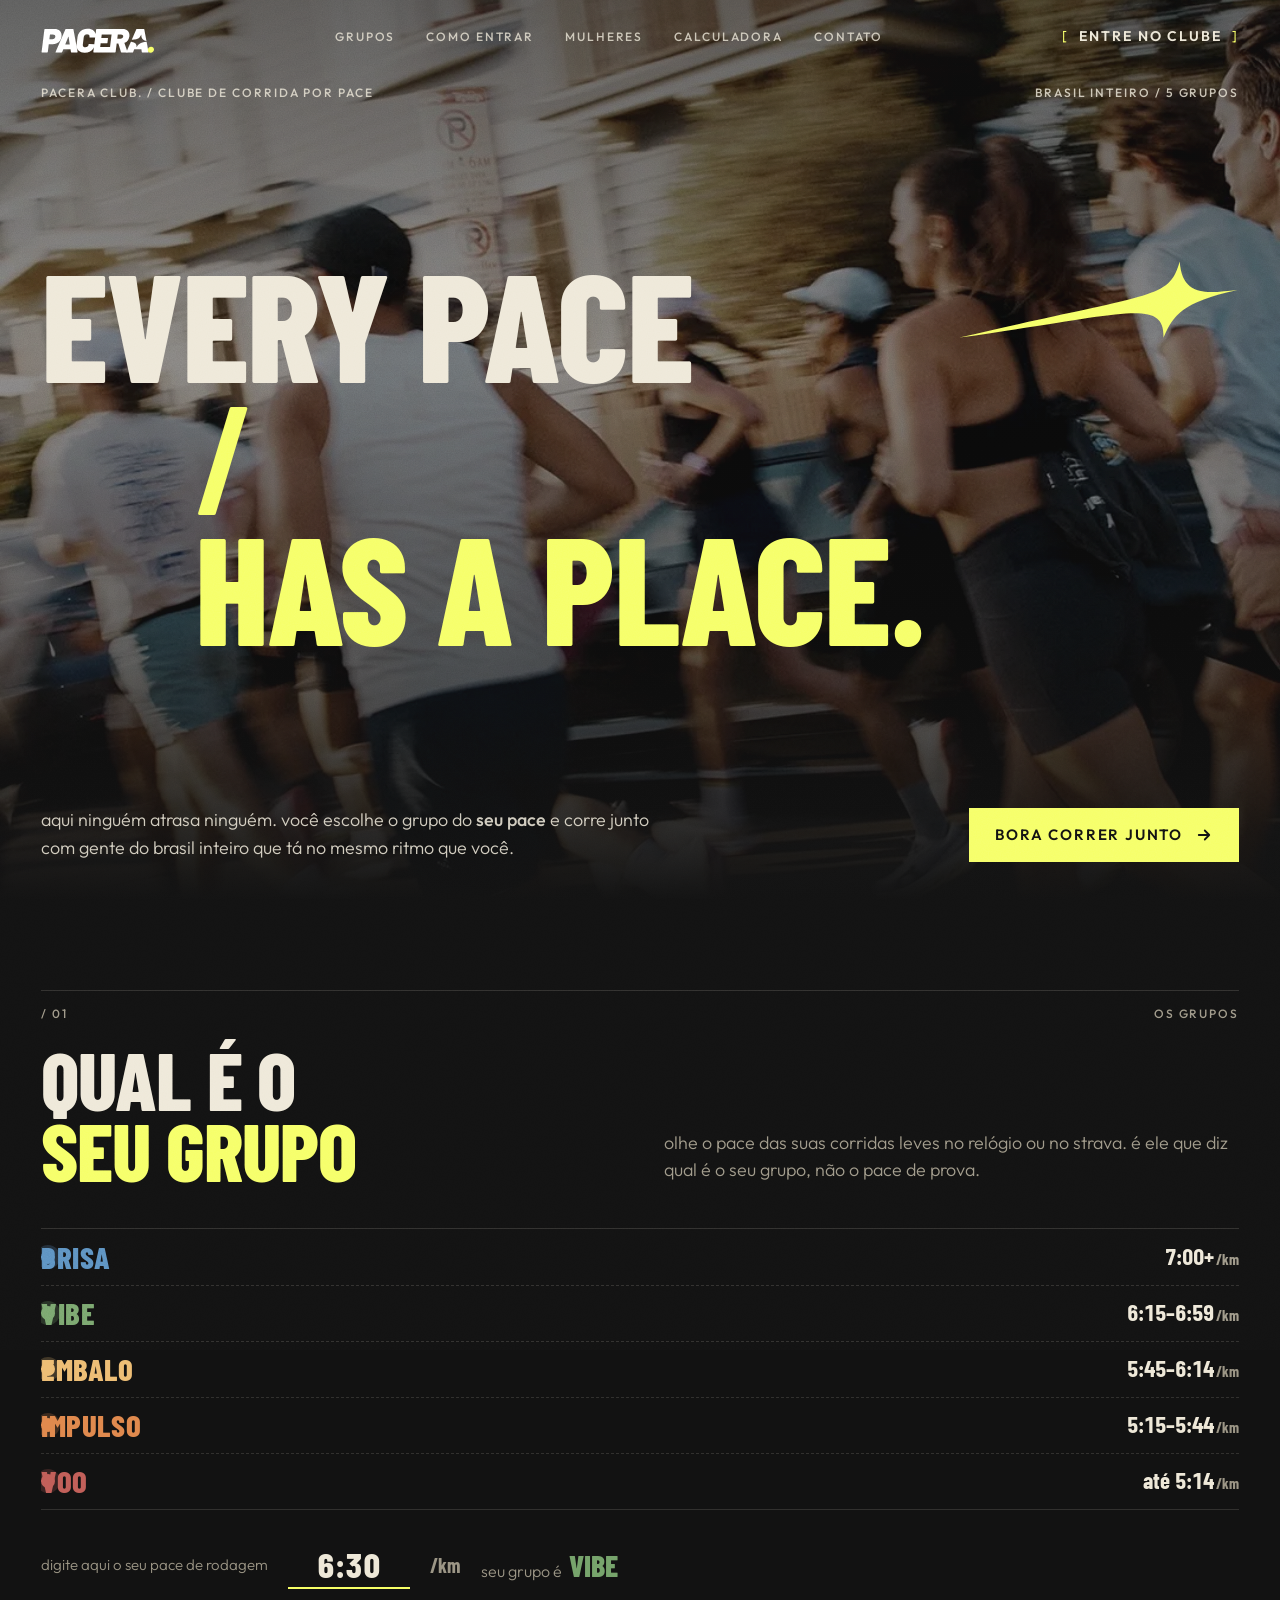
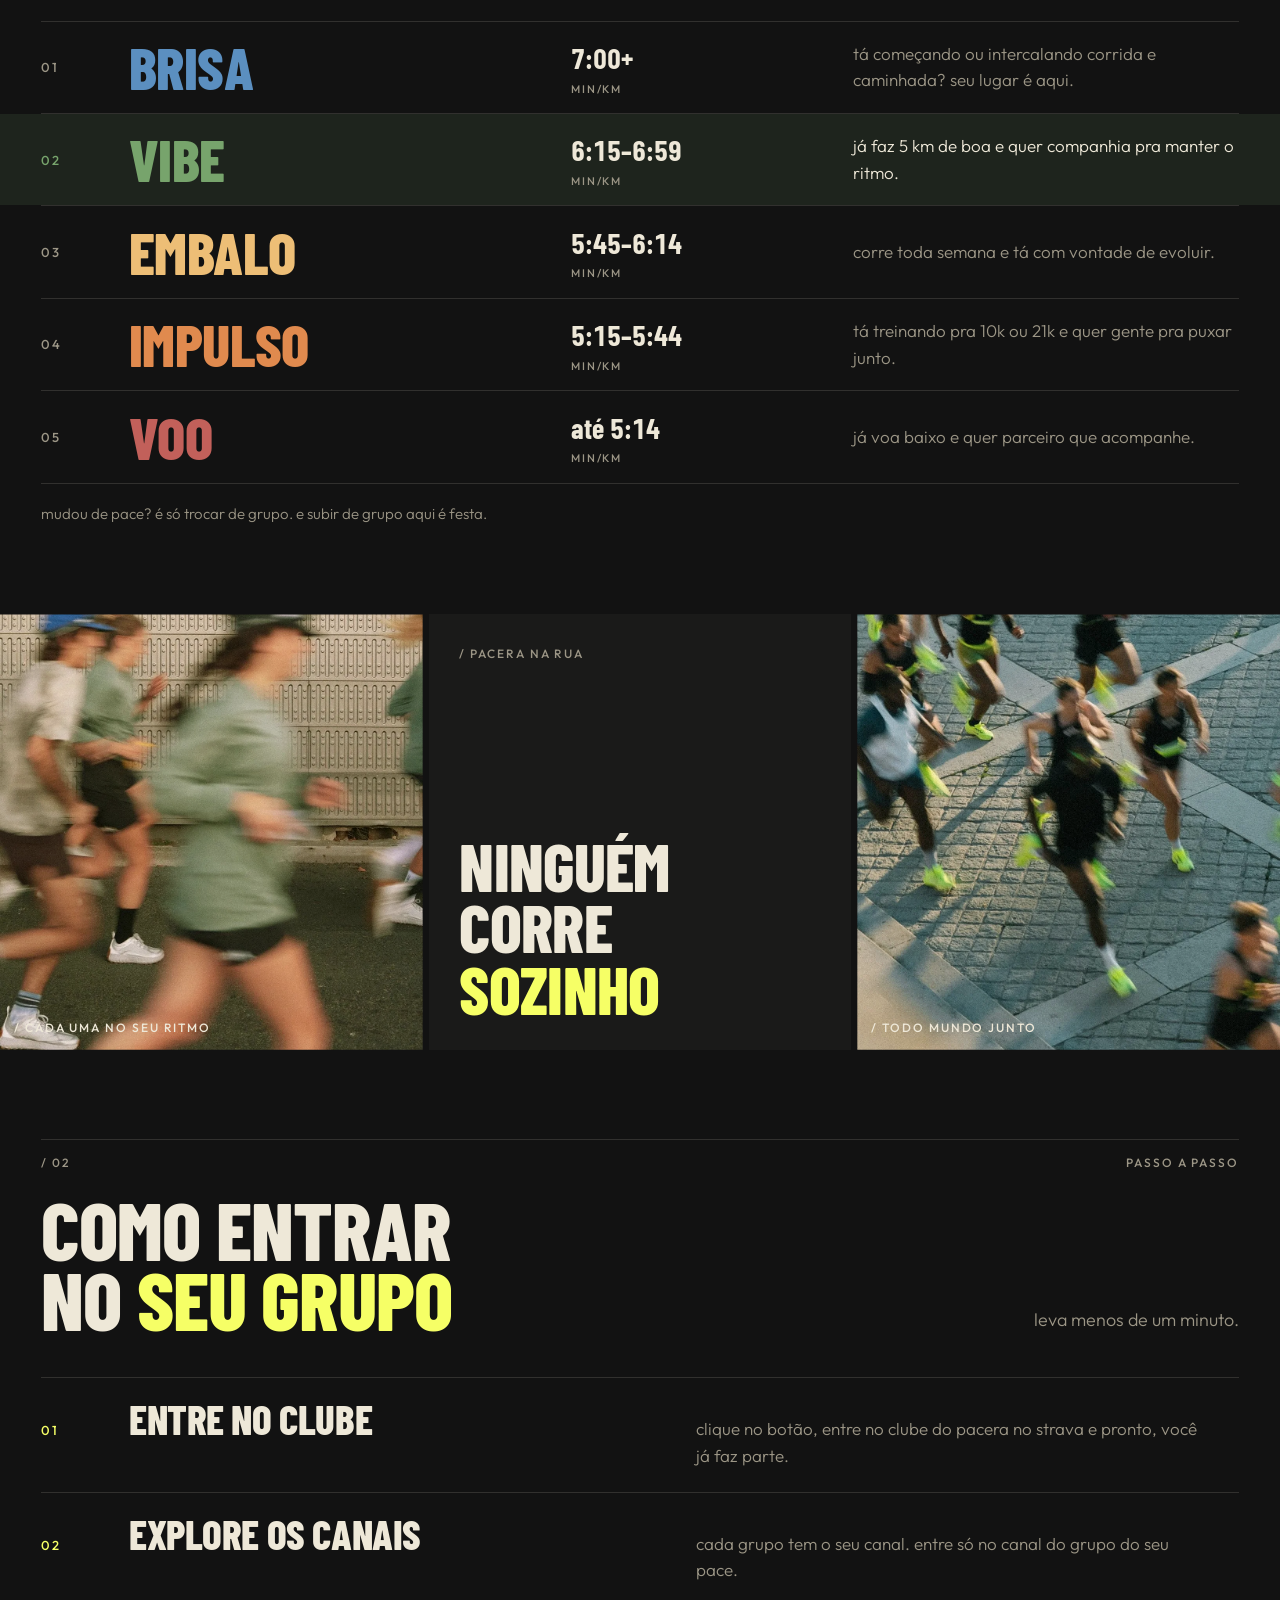
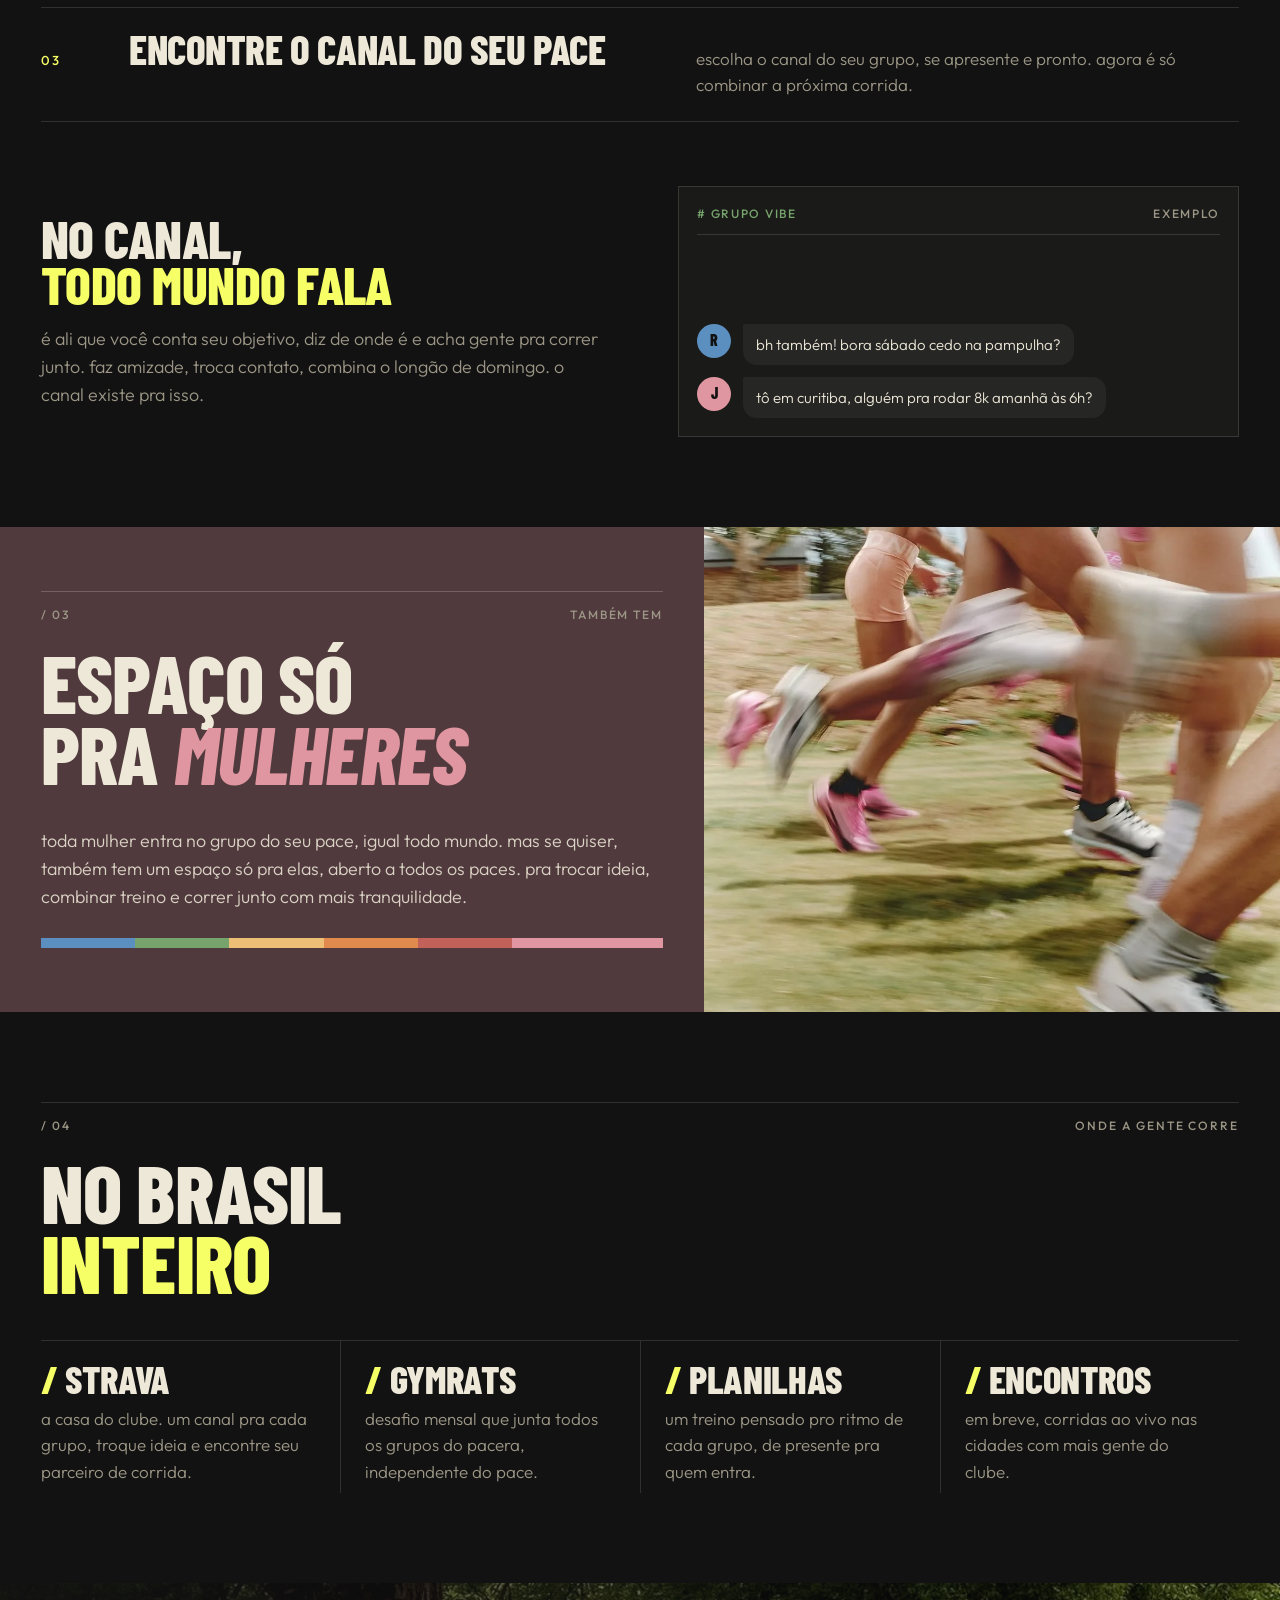
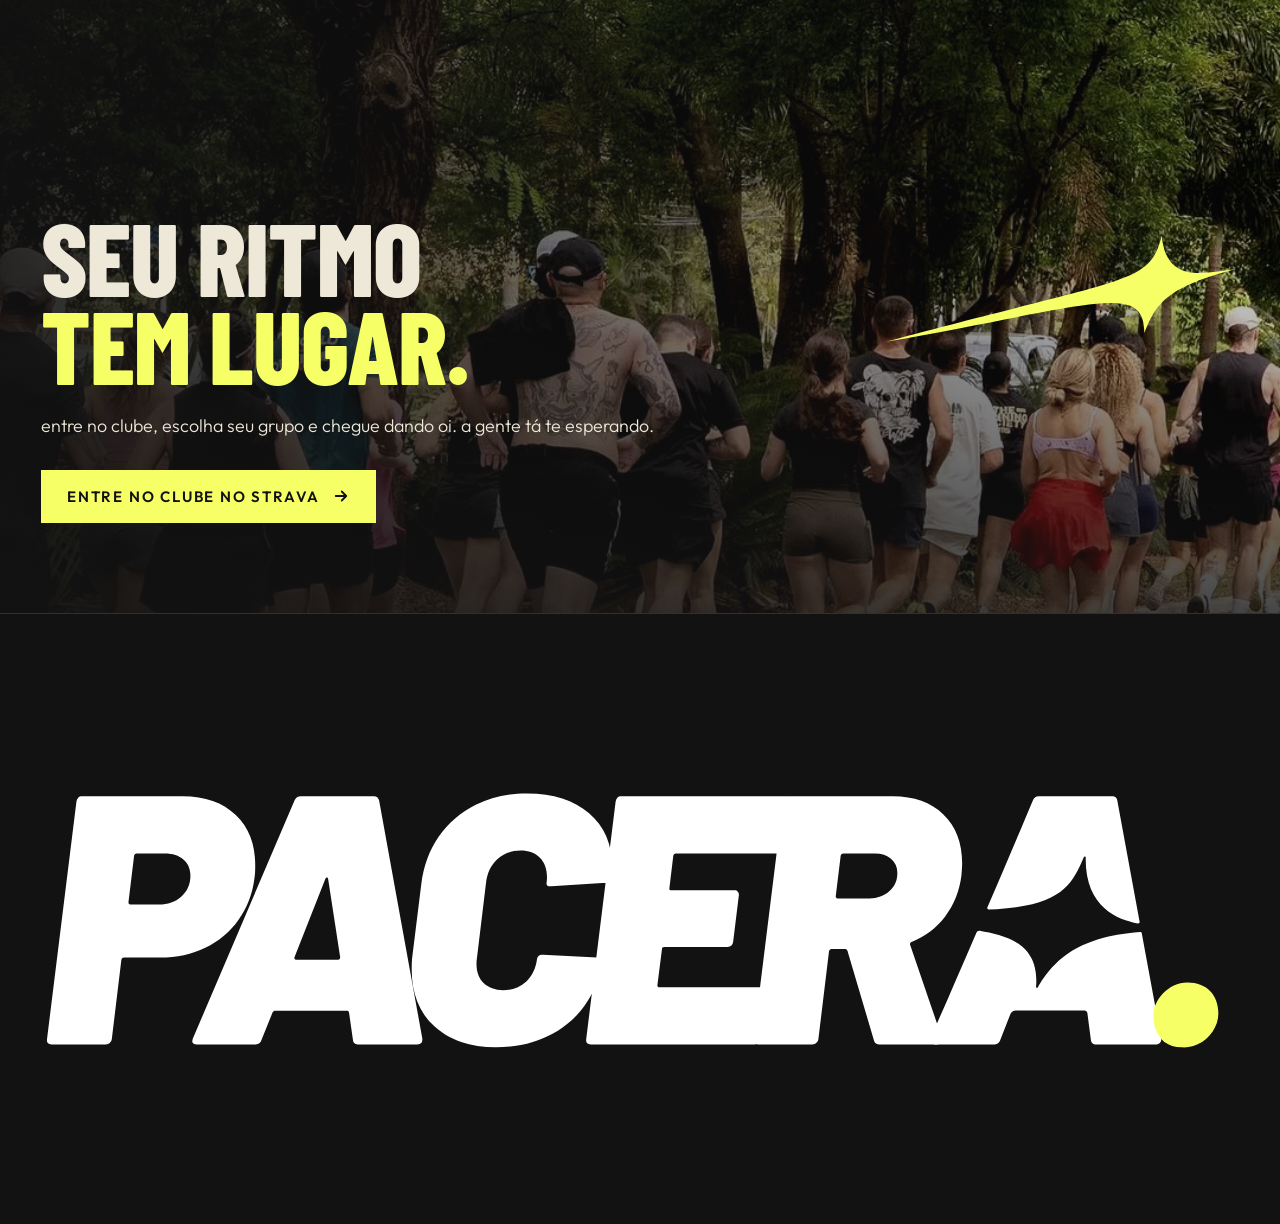
<file: index.html>
<!doctype html>
<html>

<head>
  <meta charset=utf8>
  <meta name=viewport content="width=device-width,initial-scale=1,viewport-fit=cover">

  <title>pacera. | clube de corrida</title>
  <!-- prévia de compartilhamento (whatsapp, instagram, redes) -->
  <meta name="description" content="encontre o grupo do seu ritmo e corra junto com gente do brasil inteiro. every pace has a place.">
  <meta name="theme-color" content="#121212">
  <meta property="og:type" content="website">
  <meta property="og:locale" content="pt_BR">
  <meta property="og:site_name" content="pacera club.">
  <meta property="og:title" content="pacera. | clube de corrida">
  <meta property="og:description" content="encontre o grupo do seu ritmo e corra junto com gente do brasil inteiro. every pace has a place.">
  <meta property="og:url" content="https://pacera-theta.vercel.app/">
  <meta property="og:image" content="https://pacera-theta.vercel.app/img/pacera-previa.jpg">
  <meta property="og:image:width" content="1200">
  <meta property="og:image:height" content="630">
  <meta property="og:image:alt" content="corredores na rua com a frase every pace has a place e o logo pacera">
  <meta name="twitter:card" content="summary_large_image">

  <link rel="icon" type="image/svg+xml" href="icon.svg">
  <link rel="stylesheet" href="style/reset.css">
  <link rel="stylesheet" href="style/style.css">
  <link rel="preconnect" href="https://fonts.googleapis.com">
  <link rel="preconnect" href="https://fonts.gstatic.com" crossorigin>
  <link rel="stylesheet"
    href="https://fonts.googleapis.com/css2?family=Barlow+Condensed:ital,wght@0,600;0,700;0,800;0,900;1,800;1,900&family=Outfit:wght@300;400;500;600&display=swap">

</head>

<body>
  <header class="top" id="top">
    <div class="top-in px">
      <a class="logo" href="#inicio" aria-label="pacera club, início"><img src="img/logo-pacera.svg" alt="" width="406" height="129"></a>
      <nav class="nav" id="menu" aria-label="seções">
        <a href="#grupos">grupos</a>
        <a href="#como-entrar">como entrar</a>
        <a href="#mulheres">mulheres</a>
        <a href="calculadora.html">calculadora</a>
        <a href="#contato">contato</a>
      </nav>
      <div class="top-actions">
        <a class="br js-strava" href="https://www.strava.com/clubs/1765318" target="_blank" rel="noopener">entre no clube</a>
        <button class="menu-btn" id="menu-btn" type="button" aria-label="abrir menu" aria-expanded="false" aria-controls="menu"><span></span><span></span></button>
      </div>
    </div>
  </header>

  <main>
    <section class="hero px" id="inicio">
      <div class="hero-bg"><img src="img/run-2.webp" alt="grupo de corredores na rua ao entardecer" fetchpriority="high">
      </div>
      <div class="hero-meta">
        <span class="label"><b>pacera club.</b> / clube de corrida por pace</span>
        <span class="label">brasil inteiro / 5 grupos</span>
      </div>
      <h1><span>Every pace</span><span class="l2"><span class="slash">/</span> <span class="yl"
            style="display:inline">has a place.</span></span></h1>
      <div class="star" aria-hidden="true"><img src="img/logo-estrela.svg" alt="" width="600" height="159"></div>
      <div class="hero-foot">
        <p class="lead">aqui ninguém atrasa ninguém. você escolhe o grupo do <strong>seu pace</strong> e corre junto com
          gente do brasil inteiro que tá no mesmo ritmo que você.</p>
        <a class="btn js-strava" href="https://www.strava.com/clubs/1765318" target="_blank" rel="noopener">bora correr junto
          <svg viewBox="0 0 24 24" fill="none" stroke="currentColor" stroke-width="2.4" stroke-linecap="round"
            stroke-linejoin="round" aria-hidden="true">
            <path d="M5 12h14M13 6l6 6-6 6" />
          </svg></a>
      </div>
    </section>

    <section class="sec px" id="grupos">
      <div class="sec-top">
        <div class="sec-num"><span class="label">/ 01</span><span class="label">os grupos</span></div>
        <h2>Qual é o<br><span class="yl">seu grupo</span></h2>
        <p class="lead">olhe o pace das suas corridas leves no relógio ou no strava. é ele que diz qual é o seu grupo,
          não o pace de prova.</p>
      </div>

      <div class="track" role="img"
        aria-label="cinco grupos correndo cada um no seu ritmo: brisa, vibe, embalo, impulso e voo">
        <div class="lane" style="--c: var(--brisa)">
          <div class="lane-run"><span class="lane-name">Brisa</span>
            <div class="runner" style="--dur: 16s; --delay: -3s; --rest: 22%"><i></i></div>
          </div><span class="lane-pace">7:00+<small>/km</small></span>
        </div>
        <div class="lane" style="--c: var(--vibe)">
          <div class="lane-run"><span class="lane-name">Vibe</span>
            <div class="runner" style="--dur: 14s; --delay: -6s; --rest: 40%"><i></i></div>
          </div><span class="lane-pace">6:15–6:59<small>/km</small></span>
        </div>
        <div class="lane" style="--c: var(--embalo)">
          <div class="lane-run"><span class="lane-name">Embalo</span>
            <div class="runner" style="--dur: 12.5s; --delay: -2s; --rest: 56%"><i></i></div>
          </div><span class="lane-pace">5:45–6:14<small>/km</small></span>
        </div>
        <div class="lane" style="--c: var(--impulso)">
          <div class="lane-run"><span class="lane-name">Impulso</span>
            <div class="runner" style="--dur: 11s; --delay: -7s; --rest: 70%"><i></i></div>
          </div><span class="lane-pace">5:15–5:44<small>/km</small></span>
        </div>
        <div class="lane" style="--c: var(--voo)">
          <div class="lane-run"><span class="lane-name">Voo</span>
            <div class="runner" style="--dur: 9.5s; --delay: -4s; --rest: 84%"><i></i></div>
          </div><span class="lane-pace">até 5:14<small>/km</small></span>
        </div>
      </div>

      <div class="finder">
        <label for="pace-input">digite aqui o seu pace de rodagem</label>
        <input id="pace-input" type="text" inputmode="numeric" value="6:30" maxlength="5" aria-describedby="pace-result"
          autocomplete="off">
        <span class="unit">/km</span>
        <output id="pace-result" for="pace-input" aria-live="polite"></output>
      </div>

      <div class="groups">
        <article class="group" data-g="brisa" style="--c: var(--brisa)"><span class="n">01</span>
          <h3>Brisa</h3>
          <div class="pace">7:00+<small>min/km</small></div>
          <p>tá começando ou intercalando corrida e caminhada? seu lugar é aqui.</p>
        </article>
        <article class="group" data-g="vibe" style="--c: var(--vibe)"><span class="n">02</span>
          <h3>Vibe</h3>
          <div class="pace">6:15–6:59<small>min/km</small></div>
          <p>já faz 5 km de boa e quer companhia pra manter o ritmo.</p>
        </article>
        <article class="group" data-g="embalo" style="--c: var(--embalo)"><span class="n">03</span>
          <h3>Embalo</h3>
          <div class="pace">5:45–6:14<small>min/km</small></div>
          <p>corre toda semana e tá com vontade de evoluir.</p>
        </article>
        <article class="group" data-g="impulso" style="--c: var(--impulso)"><span class="n">04</span>
          <h3>Impulso</h3>
          <div class="pace">5:15–5:44<small>min/km</small></div>
          <p>tá treinando pra 10k ou 21k e quer gente pra puxar junto.</p>
        </article>
        <article class="group" data-g="voo" style="--c: var(--voo)"><span class="n">05</span>
          <h3>Voo</h3>
          <div class="pace">até 5:14<small>min/km</small></div>
          <p>já voa baixo e quer parceiro que acompanhe.</p>
        </article>
      </div>
      <p class="note">mudou de pace? é só trocar de grupo. e subir de grupo aqui é festa.</p>
    </section>

    <div class="band">
      <figure><img src="img/run-1.webp" alt="corredoras em movimento, desfocadas pela velocidade">
        <figcaption>/ cada uma no seu ritmo</figcaption>
      </figure>
      <div class="band-title"><span class="label">/ pacera na rua</span>
        <h2>Ninguém<br>corre<br><span class="yl">sozinho</span></h2>
      </div>
      <figure><img src="img/run-3.webp" alt="grupo correndo sobre calçada de pedra com tênis neon">
        <figcaption>/ todo mundo junto</figcaption>
      </figure>
    </div>

    <section class="sec px" id="como-entrar">
      <div class="sec-top">
        <div class="sec-num"><span class="label">/ 02</span><span class="label">passo a passo</span></div>
        <h2>Como entrar<br>no <span class="yl">seu grupo</span></h2>
        <p class="lead">leva menos de um minuto.</p>
      </div>
      <div class="steps">
        <div class="step"><span class="n">01</span>
          <h3>Entre no clube</h3>
          <p>clique no botão, entre no clube do pacera no strava e pronto, você já faz parte.</p>
        </div>
        <div class="step"><span class="n">02</span>
          <h3>Explore os canais</h3>
          <p>cada grupo tem o seu canal. entre só no canal do grupo do seu pace.</p>
        </div>
        <div class="step"><span class="n">03</span>
          <h3>Encontre o canal do seu pace</h3>
          <p>escolha o canal do seu grupo, se apresente e pronto. agora é só combinar a próxima corrida.</p>
        </div>
      </div>

      <div class="chat">
        <div>
          <h3>No canal,<br><span class="yl">todo mundo fala</span></h3>
          <p class="lead">é ali que você conta seu objetivo, diz de onde é e acha gente pra correr junto. faz amizade,
            troca contato, combina o longão de domingo. o canal existe pra isso.</p>
        </div>
        <div class="chat-box" aria-label="exemplo de conversa no canal do grupo vibe">
          <div class="chat-top"><span># grupo vibe</span><span>exemplo</span></div>
          <div class="msg"><span class="av" style="--c: var(--embalo)">M</span>
            <p class="bubble">oi gente! sou de bh, corro a 6:40 e quero fazer minha primeira 10k em dezembro</p>
          </div>
          <div class="msg"><span class="av" style="--c: var(--brisa)">R</span>
            <p class="bubble">bh também! bora sábado cedo na pampulha?</p>
          </div>
          <div class="msg"><span class="av" style="--c: var(--rosa)">J</span>
            <p class="bubble">tô em curitiba, alguém pra rodar 8k amanhã às 6h?</p>
          </div>
        </div>
      </div>
    </section>

    <section class="sec" id="mulheres">
      <div class="women">
        <div class="women-copy">
          <div style="display: grid; gap: 22px;">
            <div class="sec-num" style="border-top-color: rgba(238,232,216,.22)"><span class="label">/ 03</span><span
                class="label">também tem</span></div>
            <h2>Espaço só<br>pra <em>mulheres</em></h2>
          </div>
          <div style="display: grid; gap: 28px;">
            <p class="lead">toda mulher entra no grupo do seu pace, igual todo mundo. mas se quiser, também tem um
              espaço só pra elas, aberto a todos os paces. pra trocar ideia, combinar treino e correr junto com mais
              tranquilidade.</p>
            <div class="stripe" aria-hidden="true"><span style="--c: var(--brisa)"></span><span
                style="--c: var(--vibe)"></span><span style="--c: var(--embalo)"></span><span
                style="--c: var(--impulso)"></span><span style="--c: var(--voo)"></span><span
                style="--c: var(--rosa)"></span></div>
          </div>
        </div>
        <figure><img src="img/run-5.webp" alt="mulheres correndo na grama com tênis rosa" style="object-position: 50% 60%">
        </figure>
      </div>
    </section>

    <section class="sec px" id="onde">
      <div class="sec-top">
        <div class="sec-num"><span class="label">/ 04</span><span class="label">onde a gente corre</span></div>
        <h2>No brasil<br><span class="yl">inteiro</span></h2>
      </div>
      <div class="where">
        <div>
          <h3><span class="yl">/</span>&nbsp;Strava</h3>
          <p>a casa do clube. um canal pra cada grupo, troque ideia e encontre seu parceiro de corrida.</p>
        </div>
        <div>
          <h3><span class="yl">/</span>&nbsp;GymRats</h3>
          <p>desafio mensal que junta todos os grupos do pacera, independente do pace.</p>
        </div>
        <div>
          <h3><span class="yl">/</span>&nbsp;Planilhas</h3>
          <p>um treino pensado pro ritmo de cada grupo, de presente pra quem entra.</p>
        </div>
        <div>
          <h3><span class="yl">/</span>&nbsp;Encontros</h3>
          <p>em breve, corridas ao vivo nas cidades com mais gente do clube.</p>
        </div>
      </div>
    </section>

    <section class="final px">
      <div class="final-bg"><img src="img/run-4.webp" alt="grupo grande correndo numa avenida arborizada"></div>
      <div>
        <h2>Seu ritmo<br><span class="yl">tem lugar.</span></h2>
        <p class="lead">entre no clube, escolha seu grupo e chegue dando oi. a gente tá te esperando.</p>
        <a class="btn js-strava" href="https://www.strava.com/clubs/1765318" target="_blank" rel="noopener">entre no clube no
          strava
          <svg viewBox="0 0 24 24" fill="none" stroke="currentColor" stroke-width="2.4" stroke-linecap="round"
            stroke-linejoin="round" aria-hidden="true">
            <path d="M5 12h14M13 6l6 6-6 6" />
          </svg></a>
      </div>
      <div class="final-star" aria-hidden="true"><img src="img/logo-estrela.svg" alt="" width="600" height="159"></div>
    </section>
  </main>

  <footer id="contato">
    <div class="foot-mark px" aria-hidden="true"><img src="img/logo-pacera.svg" alt="" width="406" height="129"></div>
    <div class="foot-row px">
      <div class="contacts">
        <span><span class="k">e-mail</span><button class="mail" id="mail" type="button"
            title="clique para copiar">contatopaceraclub@gmail.com</button></span>
        <span><span class="k">instagram</span><a href="https://www.instagram.com/paceraclub" target="_blank"
            rel="noopener">@paceraclub</a></span>
      </div>
      <span>every pace has a place.</span>
    </div>
  </footer>
  <div class="toast" id="toast" role="status" aria-live="polite">e-mail copiado</div>

  <script src="script/script.js"></script>

</body>

</html>
</file>
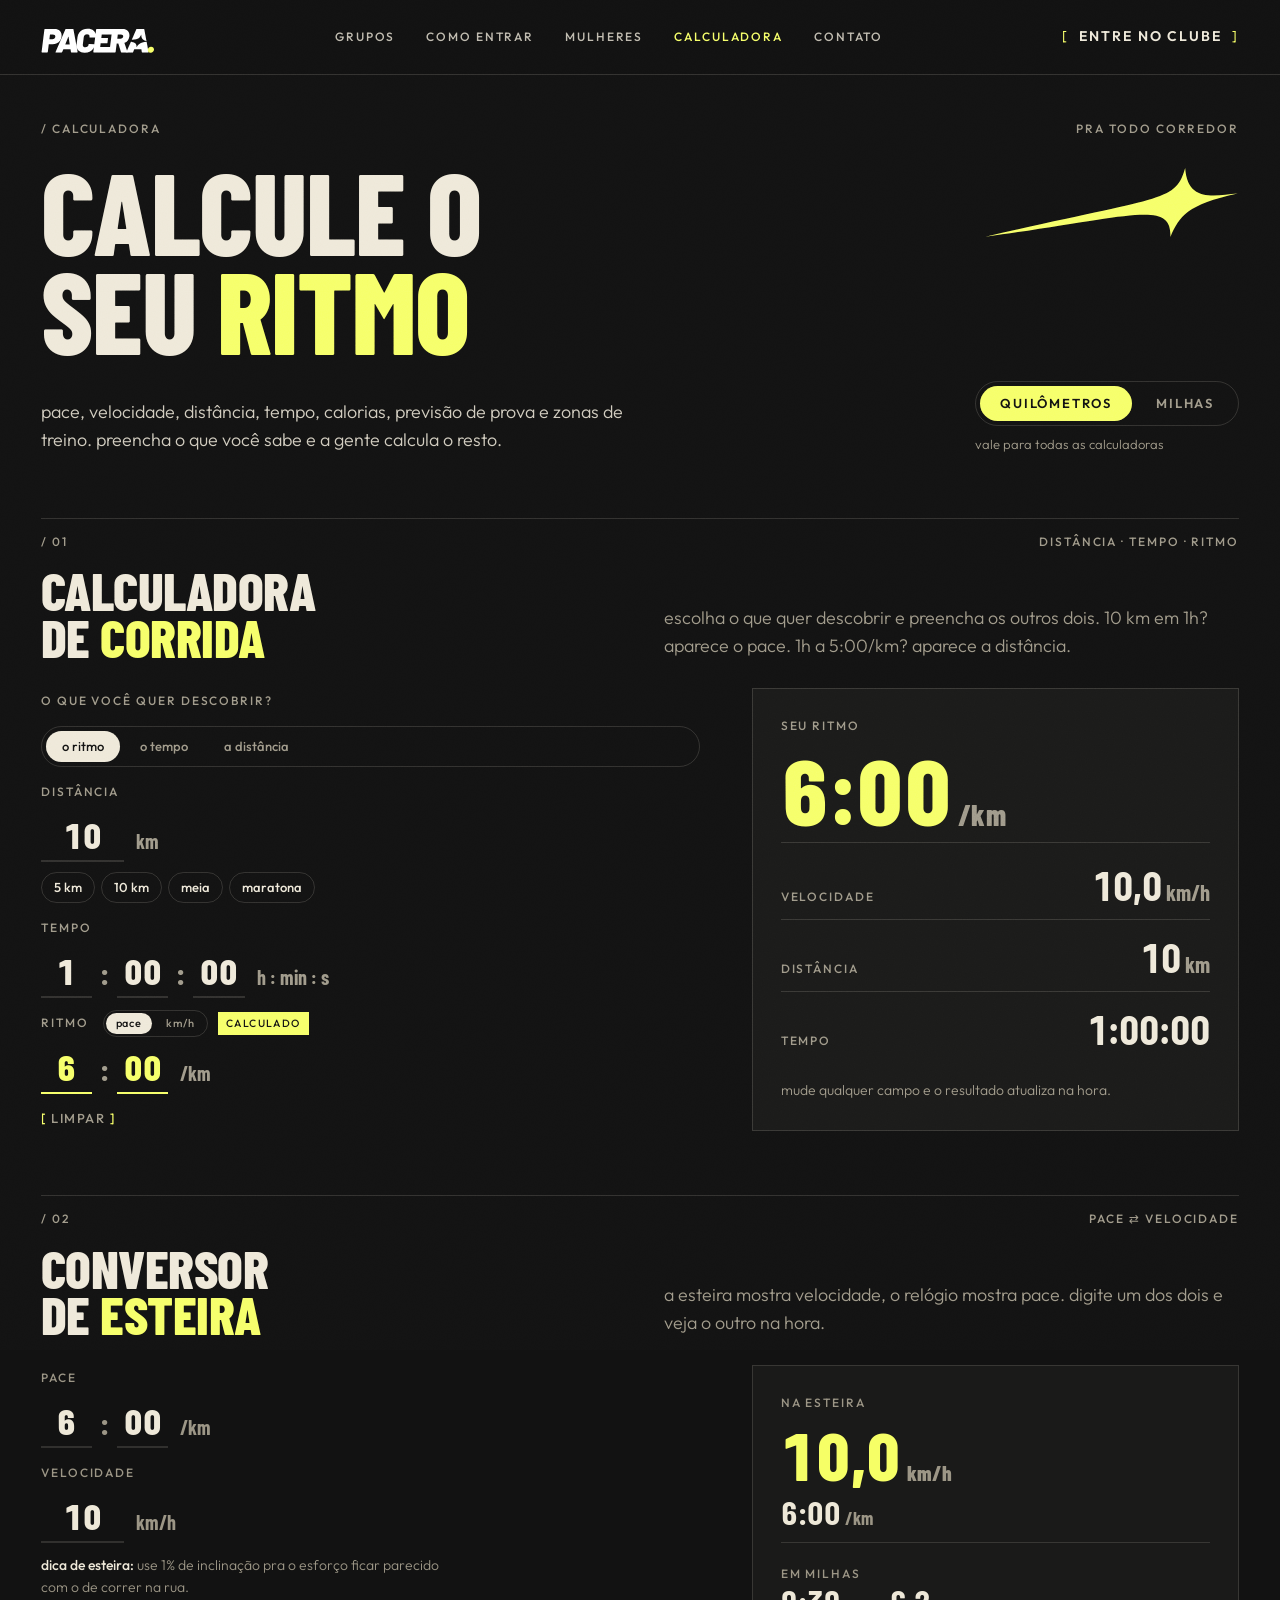
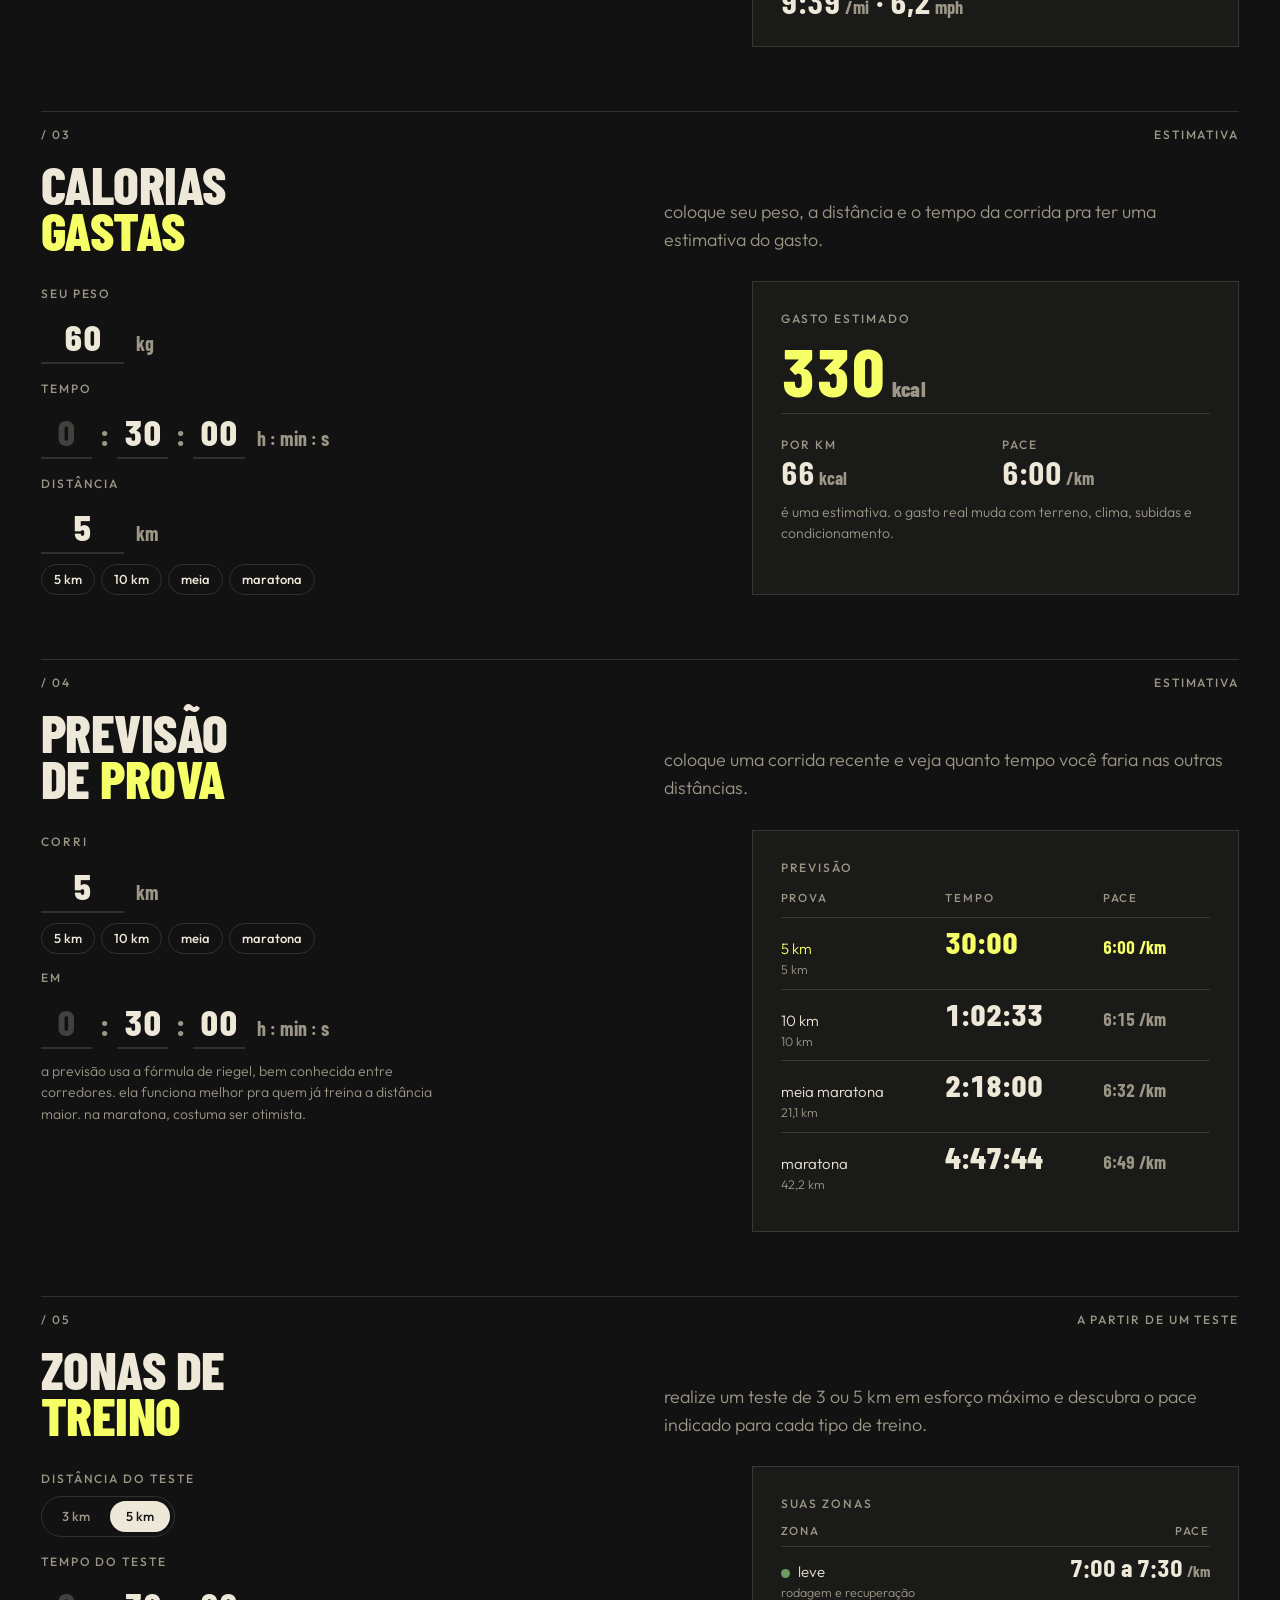
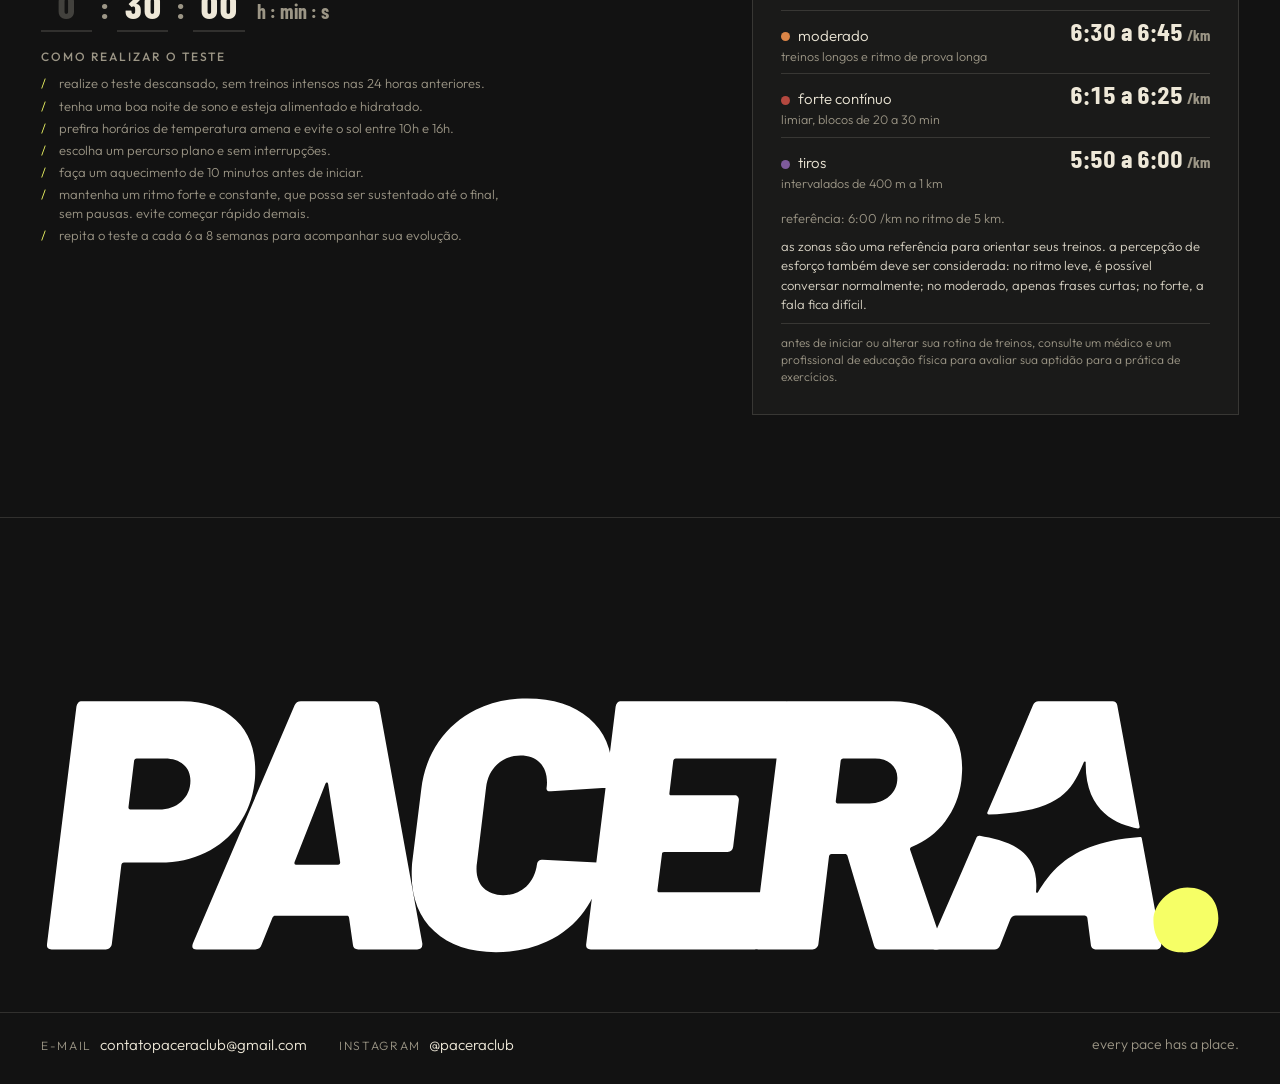
<file: calculadora.html>
<!doctype html>
<html lang="pt-BR">

<head>
  <meta charset="utf-8">
  <meta name="viewport" content="width=device-width,initial-scale=1,viewport-fit=cover">

  <title>Calculadora Pacera</title>
  <!-- prévia de compartilhamento (whatsapp, instagram, redes) -->
  <meta name="description" content="calcule pace, velocidade, tempo, distância, calorias e previsão de prova. em quilômetros ou milhas.">
  <meta name="theme-color" content="#121212">
  <meta property="og:type" content="website">
  <meta property="og:locale" content="pt_BR">
  <meta property="og:site_name" content="pacera club.">
  <meta property="og:title" content="calculadora pacera | pace, velocidade e previsão de prova">
  <meta property="og:description" content="calcule pace, velocidade, tempo, distância, calorias e previsão de prova. em quilômetros ou milhas.">
  <meta property="og:url" content="https://pacera-theta.vercel.app/calculadora.html">
  <meta property="og:image" content="https://pacera-theta.vercel.app/img/pacera-previa.jpg">
  <meta property="og:image:width" content="1200">
  <meta property="og:image:height" content="630">
  <meta property="og:image:alt" content="corredores na rua com a frase every pace has a place e o logo pacera">
  <meta name="twitter:card" content="summary_large_image">

  <link rel="icon" type="image/svg+xml" href="icon.svg">
  <link rel="stylesheet" href="style/reset.css">
  <link rel="stylesheet" href="style/style.css">
  <link rel="preconnect" href="https://fonts.googleapis.com">
  <link rel="preconnect" href="https://fonts.gstatic.com" crossorigin>
  <link rel="stylesheet"
    href="https://fonts.googleapis.com/css2?family=Barlow+Condensed:ital,wght@0,600;0,700;0,800;0,900;1,800;1,900&family=Outfit:wght@300;400;500;600&display=swap">
  <link rel="stylesheet" href="style/calculadora.css">

</head>

<body>
  <header class="top" id="top">
    <div class="top-in px">
      <a class="logo" href="index.html" aria-label="pacera club, início"><img src="img/logo-pacera.svg" alt="" width="406" height="129"></a>
      <nav class="nav" id="menu" aria-label="seções">
        <a href="index.html#grupos">grupos</a>
        <a href="index.html#como-entrar">como entrar</a>
        <a href="index.html#mulheres">mulheres</a>
        <a href="calculadora.html" aria-current="page">calculadora</a>
        <a href="#contato">contato</a>
      </nav>
      <div class="top-actions">
        <a class="br js-strava" href="https://www.strava.com/clubs/1765318" target="_blank" rel="noopener">entre no clube</a>
        <button class="menu-btn" id="menu-btn" type="button" aria-label="abrir menu" aria-expanded="false" aria-controls="menu"><span></span><span></span></button>
      </div>
    </div>
  </header>

  <main>
    <section class="calc-hero px">
      <img class="calc-star" src="img/logo-estrela.svg" alt="" width="600" height="159">
      <div class="sec-num"><span class="label">/ calculadora</span><span class="label">pra todo corredor</span></div>
      <h1>Calcule o<br>seu <span class="yl">ritmo</span></h1>
      <div class="hero-row">
        <p class="lead">pace, velocidade, distância, tempo, calorias, previsão de prova e zonas de treino. preencha o que você sabe e a gente calcula o resto.</p>
        <div style="display: grid; gap: 8px; justify-items: start;">
          <div class="unit" role="group" aria-label="unidade de medida">
            <button type="button" id="unit-km" aria-pressed="true">quilômetros</button>
            <button type="button" id="unit-mi" aria-pressed="false">milhas</button>
          </div>
          <span class="unit-note">vale para todas as calculadoras</span>
        </div>
      </div>
    </section>

    <!-- / 01 calculadora de corrida -->
    <section class="tool-sec px" id="corrida" aria-labelledby="t1">
      <div class="tool-head">
        <div class="sec-num"><span class="label">/ 01</span><span class="label">distância · tempo · ritmo</span></div>
        <h2 id="t1">Calculadora<br>de <span class="yl">corrida</span></h2>
        <p class="lead">escolha o que quer descobrir e preencha os outros dois. 10 km em 1h? aparece o pace. 1h a 5:00/km? aparece a distância.</p>
      </div>
      <div class="tool">
        <div class="fields">
          <div class="ask">
            <span class="flabel">o que você quer descobrir?</span>
            <div class="seg" role="group" aria-label="o que você quer descobrir" id="c-target">
              <button type="button" data-t="pace" aria-pressed="true">o ritmo</button>
              <button type="button" data-t="time" aria-pressed="false">o tempo</button>
              <button type="button" data-t="dist" aria-pressed="false">a distância</button>
            </div>
          </div>
          <div class="field" data-group="dist">
            <label class="flabel" for="c-dist">distância <span class="tag">calculado</span></label>
            <div class="inrow"><input class="in w4 js-dist" id="c-dist" type="text" inputmode="decimal" placeholder="0" autocomplete="off"><span class="u u-dist">km</span></div>
            <div class="chips" data-for="c-dist">
              <button class="chip" type="button" data-km="5">5 km</button>
              <button class="chip" type="button" data-km="10">10 km</button>
              <button class="chip" type="button" data-km="21.0975">meia</button>
              <button class="chip" type="button" data-km="42.195">maratona</button>
            </div>
          </div>
          <div class="field" data-group="time">
            <span class="flabel" id="c-time-l">tempo <span class="tag">calculado</span></span>
            <div class="inrow" role="group" aria-labelledby="c-time-l">
              <input class="in" id="c-h" type="text" inputmode="numeric" maxlength="3" placeholder="0" aria-label="horas" autocomplete="off"><span class="sep">:</span>
              <input class="in" id="c-m" type="text" inputmode="numeric" maxlength="2" placeholder="00" aria-label="minutos" autocomplete="off"><span class="sep">:</span>
              <input class="in" id="c-s" type="text" inputmode="numeric" maxlength="2" placeholder="00" aria-label="segundos" autocomplete="off"><span class="u">h : min : s</span>
            </div>
          </div>
          <div class="field" data-group="pace">
            <span class="flabel" id="c-pace-l">ritmo
              <span class="seg mini" role="group" aria-label="digitar o ritmo como" id="c-mode">
                <button type="button" data-m="pace" aria-pressed="true">pace</button>
                <button type="button" data-m="speed" aria-pressed="false" class="u-speed">km/h</button>
              </span>
              <span class="tag">calculado</span>
            </span>
            <div class="inrow" id="c-pace-in" role="group" aria-labelledby="c-pace-l">
              <input class="in js-pm" id="c-pm" type="text" inputmode="numeric" maxlength="2" placeholder="0" aria-label="pace, minutos" autocomplete="off"><span class="sep">:</span>
              <input class="in js-ps" id="c-ps" type="text" inputmode="numeric" maxlength="2" placeholder="00" aria-label="pace, segundos" autocomplete="off"><span class="u u-pace">/km</span>
            </div>
            <div class="inrow" id="c-speed-in" hidden>
              <input class="in w4 js-speed" id="c-v" type="text" inputmode="decimal" placeholder="0" aria-label="velocidade" autocomplete="off"><span class="u u-speed">km/h</span>
            </div>
          </div>
          <button class="clear" type="button" id="c-clear">limpar</button>
        </div>
        <div class="result" aria-live="polite" id="c-out"></div>
      </div>
    </section>

    <!-- / 02 esteira -->
    <section class="tool-sec px" id="esteira" aria-labelledby="t2">
      <div class="tool-head">
        <div class="sec-num"><span class="label">/ 02</span><span class="label">pace ⇄ velocidade</span></div>
        <h2 id="t2">Conversor<br>de <span class="yl">esteira</span></h2>
        <p class="lead">a esteira mostra velocidade, o relógio mostra pace. digite um dos dois e veja o outro na hora.</p>
      </div>
      <div class="tool">
        <div class="fields">
          <div class="field">
            <span class="flabel" id="e-pace-l">pace</span>
            <div class="inrow" role="group" aria-labelledby="e-pace-l">
              <input class="in js-pm" id="e-pm" type="text" inputmode="numeric" maxlength="2" placeholder="0" aria-label="pace, minutos" autocomplete="off"><span class="sep">:</span>
              <input class="in js-ps" id="e-ps" type="text" inputmode="numeric" maxlength="2" placeholder="00" aria-label="pace, segundos" autocomplete="off"><span class="u u-pace">/km</span>
            </div>
          </div>
          <div class="field">
            <label class="flabel" for="e-v">velocidade</label>
            <div class="inrow"><input class="in w4 js-speed" id="e-v" type="text" inputmode="decimal" placeholder="0" autocomplete="off"><span class="u u-speed">km/h</span></div>
          </div>
          <p class="hint"><b>dica de esteira:</b> use 1% de inclinação pra o esforço ficar parecido com o de correr na rua.</p>
        </div>
        <div class="result" aria-live="polite" id="e-out"></div>
      </div>
    </section>

    <!-- / 03 calorias -->
    <section class="tool-sec px" id="calorias" aria-labelledby="t3">
      <div class="tool-head">
        <div class="sec-num"><span class="label">/ 03</span><span class="label">estimativa</span></div>
        <h2 id="t3">Calorias<br><span class="yl">gastas</span></h2>
        <p class="lead">coloque seu peso, a distância e o tempo da corrida pra ter uma estimativa do gasto.</p>
      </div>
      <div class="tool">
        <div class="fields">
          <div class="field">
            <label class="flabel" for="k-w">seu peso</label>
            <div class="inrow"><input class="in w4 js-weight" id="k-w" type="text" inputmode="decimal" placeholder="0" autocomplete="off"><span class="u u-weight">kg</span></div>
          </div>
          <div class="field">
            <span class="flabel" id="k-time-l">tempo</span>
            <div class="inrow" role="group" aria-labelledby="k-time-l">
              <input class="in" id="k-h" type="text" inputmode="numeric" maxlength="3" placeholder="0" aria-label="horas" autocomplete="off"><span class="sep">:</span>
              <input class="in" id="k-m" type="text" inputmode="numeric" maxlength="2" placeholder="00" aria-label="minutos" autocomplete="off"><span class="sep">:</span>
              <input class="in" id="k-s" type="text" inputmode="numeric" maxlength="2" placeholder="00" aria-label="segundos" autocomplete="off"><span class="u">h : min : s</span>
            </div>
          </div>
          <div class="field">
            <label class="flabel" for="k-dist">distância</label>
            <div class="inrow"><input class="in w4 js-dist" id="k-dist" type="text" inputmode="decimal" placeholder="0" autocomplete="off"><span class="u u-dist">km</span></div>
            <div class="chips" data-for="k-dist">
              <button class="chip" type="button" data-km="5">5 km</button>
              <button class="chip" type="button" data-km="10">10 km</button>
              <button class="chip" type="button" data-km="21.0975">meia</button>
              <button class="chip" type="button" data-km="42.195">maratona</button>
            </div>
          </div>
        </div>
        <div class="result" aria-live="polite" id="k-out"></div>
      </div>
    </section>

    <!-- / 04 previsão de prova -->
    <section class="tool-sec px" id="previsao" aria-labelledby="t4">
      <div class="tool-head">
        <div class="sec-num"><span class="label">/ 04</span><span class="label">estimativa</span></div>
        <h2 id="t4">Previsão<br>de <span class="yl">prova</span></h2>
        <p class="lead">coloque uma corrida recente e veja quanto tempo você faria nas outras distâncias.</p>
      </div>
      <div class="tool">
        <div class="fields">
          <div class="field">
            <label class="flabel" for="r-dist">corri</label>
            <div class="inrow"><input class="in w4 js-dist" id="r-dist" type="text" inputmode="decimal" placeholder="0" autocomplete="off"><span class="u u-dist">km</span></div>
            <div class="chips" data-for="r-dist">
              <button class="chip" type="button" data-km="5">5 km</button>
              <button class="chip" type="button" data-km="10">10 km</button>
              <button class="chip" type="button" data-km="21.0975">meia</button>
              <button class="chip" type="button" data-km="42.195">maratona</button>
            </div>
          </div>
          <div class="field">
            <span class="flabel" id="r-time-l">em</span>
            <div class="inrow" role="group" aria-labelledby="r-time-l">
              <input class="in" id="r-h" type="text" inputmode="numeric" maxlength="3" placeholder="0" aria-label="horas" autocomplete="off"><span class="sep">:</span>
              <input class="in" id="r-m" type="text" inputmode="numeric" maxlength="2" placeholder="00" aria-label="minutos" autocomplete="off"><span class="sep">:</span>
              <input class="in" id="r-s" type="text" inputmode="numeric" maxlength="2" placeholder="00" aria-label="segundos" autocomplete="off"><span class="u">h : min : s</span>
            </div>
          </div>
          <p class="hint">a previsão usa a fórmula de riegel, bem conhecida entre corredores. ela funciona melhor pra quem já treina a distância maior. na maratona, costuma ser otimista.</p>
        </div>
        <div class="result" aria-live="polite" id="r-out"></div>
      </div>
    </section>
    <!-- / 05 zonas de treino -->
    <section class="tool-sec px" id="zonas" aria-labelledby="t5">
      <div class="tool-head">
        <div class="sec-num"><span class="label">/ 05</span><span class="label">a partir de um teste</span></div>
        <h2 id="t5">Zonas de<br><span class="yl">treino</span></h2>
        <p class="lead">realize um teste de 3 ou 5 km em esforço máximo e descubra o pace indicado para cada tipo de treino.</p>
      </div>
      <div class="tool">
        <div class="fields">
          <div class="field">
            <span class="flabel">distância do teste</span>
            <div class="seg" role="group" aria-label="distância do teste" id="z-test">
              <button type="button" data-km="3" aria-pressed="false">3 km</button>
              <button type="button" data-km="5" aria-pressed="true">5 km</button>
            </div>
          </div>
          <div class="field">
            <span class="flabel" id="z-time-l">tempo do teste</span>
            <div class="inrow" role="group" aria-labelledby="z-time-l">
              <input class="in" id="z-h" type="text" inputmode="numeric" maxlength="3" placeholder="0" aria-label="horas" autocomplete="off"><span class="sep">:</span>
              <input class="in" id="z-m" type="text" inputmode="numeric" maxlength="2" placeholder="00" aria-label="minutos" autocomplete="off"><span class="sep">:</span>
              <input class="in" id="z-s" type="text" inputmode="numeric" maxlength="2" placeholder="00" aria-label="segundos" autocomplete="off"><span class="u">h : min : s</span>
            </div>
          </div>
          <div class="tips">
            <span class="flabel">como realizar o teste</span>
            <ul>
              <li>realize o teste descansado, sem treinos intensos nas 24 horas anteriores.</li>
              <li>tenha uma boa noite de sono e esteja alimentado e hidratado.</li>
              <li>prefira horários de temperatura amena e evite o sol entre 10h e 16h.</li>
              <li>escolha um percurso plano e sem interrupções.</li>
              <li>faça um aquecimento de 10 minutos antes de iniciar.</li>
              <li>mantenha um ritmo forte e constante, que possa ser sustentado até o final, sem pausas. evite começar rápido demais.</li>
              <li>repita o teste a cada 6 a 8 semanas para acompanhar sua evolução.</li>
            </ul>
          </div>
        </div>
        <div class="result" aria-live="polite" id="z-out"></div>
      </div>
    </section>
  </main>

  <footer id="contato" class="foot-space">
    <div class="foot-mark px" aria-hidden="true"><img src="img/logo-pacera.svg" alt="" width="406" height="129"></div>
    <div class="foot-row px">
      <div class="contacts">
        <span><span class="k">e-mail</span><button class="mail" id="mail" type="button" title="clique para copiar">contatopaceraclub@gmail.com</button></span>
        <span><span class="k">instagram</span><a href="https://www.instagram.com/paceraclub" target="_blank" rel="noopener">@paceraclub</a></span>
      </div>
      <span>every pace has a place.</span>
    </div>
  </footer>
  <div class="toast" id="toast" role="status" aria-live="polite">e-mail copiado</div>

  <script src="script/calculadora.js"></script>
</body>

</html>
</file>
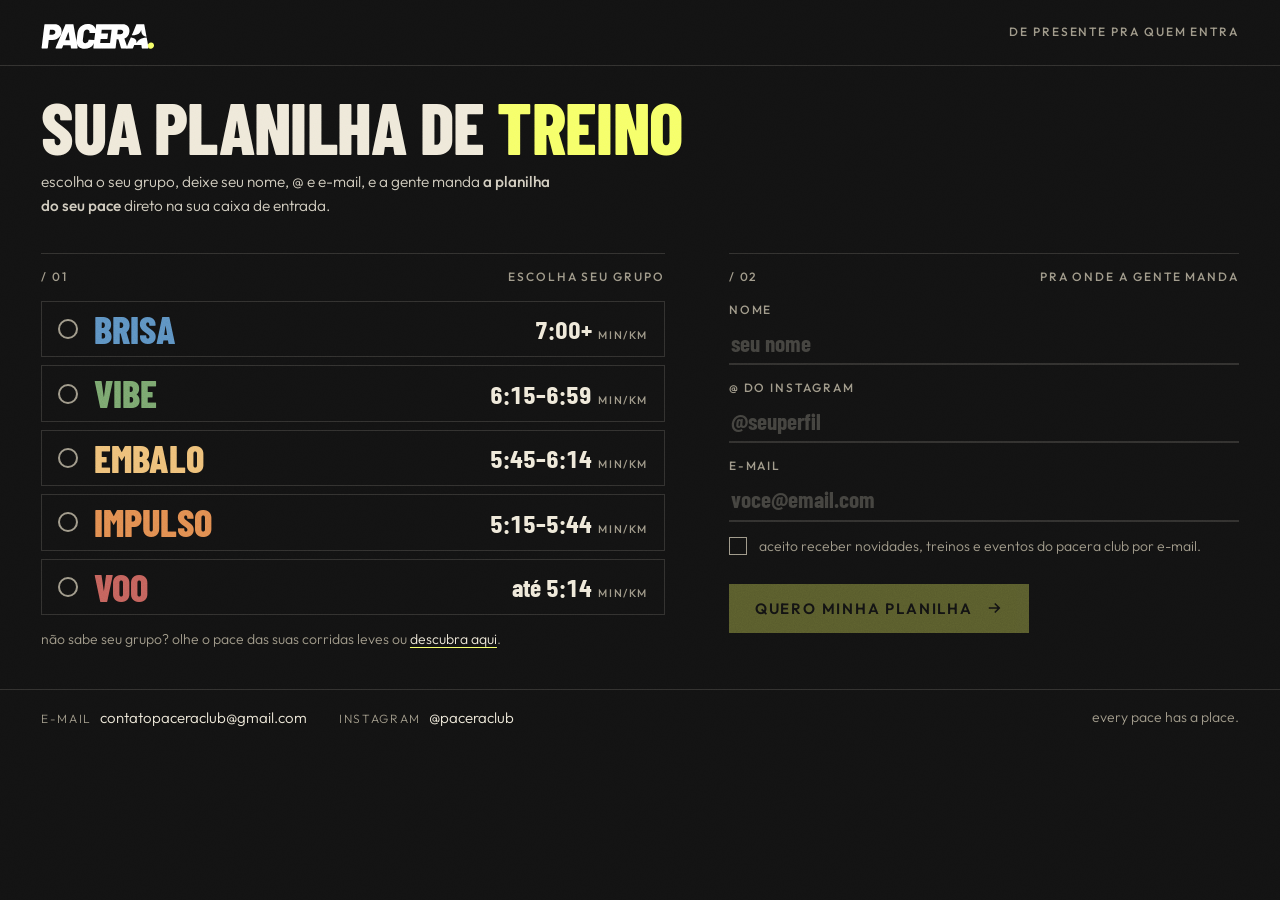
<file: planilha.html>
<!doctype html>
<html lang="pt-BR">

<head>
  <meta charset="utf-8">
  <meta name="viewport" content="width=device-width,initial-scale=1,viewport-fit=cover">

  <title>Planilha Pacera</title>
  <!-- prévia de compartilhamento (whatsapp, instagram, redes) -->
  <meta name="description" content="escolha o seu grupo e receba no e-mail a planilha de treino pensada pro seu pace.">
  <meta name="theme-color" content="#121212">
  <meta property="og:type" content="website">
  <meta property="og:locale" content="pt_BR">
  <meta property="og:site_name" content="pacera club.">
  <meta property="og:title" content="planilha pacera | o treino do seu grupo no seu e-mail">
  <meta property="og:description" content="escolha o seu grupo e receba no e-mail a planilha de treino pensada pro seu pace.">
  <meta property="og:url" content="https://pacera-theta.vercel.app/planilha.html">
  <meta property="og:image" content="https://pacera-theta.vercel.app/img/pacera-previa.jpg">
  <meta property="og:image:width" content="1200">
  <meta property="og:image:height" content="630">
  <meta property="og:image:alt" content="corredores na rua com a frase every pace has a place e o logo pacera">
  <meta name="twitter:card" content="summary_large_image">

  <link rel="icon" type="image/svg+xml" href="icon.svg">
  <link rel="stylesheet" href="style/reset.css">
  <link rel="stylesheet" href="style/style.css">
  <link rel="preconnect" href="https://fonts.googleapis.com">
  <link rel="preconnect" href="https://fonts.gstatic.com" crossorigin>
  <link rel="stylesheet"
    href="https://fonts.googleapis.com/css2?family=Barlow+Condensed:ital,wght@0,600;0,700;0,800;0,900;1,800;1,900&family=Outfit:wght@300;400;500;600&display=swap">
  <link rel="stylesheet" href="style/planilha.css">

</head>

<body>
  <header class="top" id="top">
    <div class="top-in px">
      <a class="logo" href="index.html" aria-label="pacera club, início"><img src="img/logo-pacera.svg" alt="" width="406" height="129"></a>
      <span class="label">de presente pra quem entra</span>
    </div>
  </header>

  <main>
    <section class="pl-hero px">
      <h1>Sua planilha de <span class="yl">treino</span></h1>
      <p class="lead">escolha o seu grupo, deixe seu nome, @ e e-mail, e a gente manda <strong>a planilha do seu pace</strong> direto na sua caixa de entrada.</p>
    </section>

    <section class="pl-sec px" aria-labelledby="t-form">
      <h2 class="sr" id="t-form">receber a planilha</h2>

      <form class="pl-form" id="form" novalidate>
        <!-- / 01 grupo -->
        <fieldset class="pl-step">
          <div class="sec-num"><span class="label">/ 01</span><span class="label">escolha seu grupo</span></div>
          <legend class="sr">escolha seu grupo</legend>
          <div class="pick" id="pick">
            <label class="pick-g" style="--c: var(--brisa)">
              <input type="radio" name="grupo" value="Brisa">
              <span class="r" aria-hidden="true"></span><span class="g">Brisa</span><span class="p">7:00+<small>min/km</small></span>
            </label>
            <label class="pick-g" style="--c: var(--vibe)">
              <input type="radio" name="grupo" value="Vibe">
              <span class="r" aria-hidden="true"></span><span class="g">Vibe</span><span class="p">6:15–6:59<small>min/km</small></span>
            </label>
            <label class="pick-g" style="--c: var(--embalo)">
              <input type="radio" name="grupo" value="Embalo">
              <span class="r" aria-hidden="true"></span><span class="g">Embalo</span><span class="p">5:45–6:14<small>min/km</small></span>
            </label>
            <label class="pick-g" style="--c: var(--impulso)">
              <input type="radio" name="grupo" value="Impulso">
              <span class="r" aria-hidden="true"></span><span class="g">Impulso</span><span class="p">5:15–5:44<small>min/km</small></span>
            </label>
            <label class="pick-g" style="--c: var(--voo)">
              <input type="radio" name="grupo" value="Voo">
              <span class="r" aria-hidden="true"></span><span class="g">Voo</span><span class="p">até 5:14<small>min/km</small></span>
            </label>
          </div>
          <p class="hint">não sabe seu grupo? olhe o pace das suas corridas leves ou <a href="index.html#grupos">descubra aqui</a>.</p>
        </fieldset>

        <!-- / 02 dados -->
        <fieldset class="pl-step">
          <div class="sec-num"><span class="label">/ 02</span><span class="label">pra onde a gente manda</span></div>
          <legend class="sr">seus dados</legend>
          <div class="pl-fields">
            <div class="pl-field">
              <label class="flabel" for="nome">nome</label>
              <input class="pl-in" id="nome" name="nome" type="text" autocomplete="name" placeholder="seu nome" required>
            </div>
            <div class="pl-field">
              <label class="flabel" for="instagram">@ do instagram</label>
              <input class="pl-in" id="instagram" name="instagram" type="text" placeholder="@seuperfil" autocapitalize="none" autocorrect="off" spellcheck="false" required>
            </div>
            <div class="pl-field">
              <label class="flabel" for="email">e-mail</label>
              <input class="pl-in" id="email" name="email" type="email" inputmode="email" autocomplete="email" placeholder="voce@email.com" autocapitalize="none" spellcheck="false" required>
            </div>
          </div>

          <label class="consent">
            <input type="checkbox" id="consentimento" name="consentimento" value="sim">
            <span>aceito receber novidades, treinos e eventos do pacera club por e-mail.</span>
          </label>


          <p class="pl-erro" id="erro" role="alert"></p>
          <button class="btn pl-send" id="botao" type="submit" disabled>quero minha planilha
            <svg viewBox="0 0 24 24" fill="none" stroke="currentColor" stroke-width="2.2" aria-hidden="true"><path d="M5 12h14M13 6l6 6-6 6"/></svg>
          </button>
        </fieldset>
      </form>

      <div class="pl-ok" id="ok" hidden tabindex="-1">
        <div class="sec-num"><span class="label">/ prontinho</span><span class="label">confira seu e-mail</span></div>
        <h2>Tá no seu<br><span class="yl">e-mail</span></h2>
        <p class="lead">mandamos a planilha do grupo <strong id="ok-grupo"></strong> para <strong id="ok-email"></strong>. não chegou em alguns minutos? dá uma olhada no spam ou na aba promoções.</p>
        <a class="br js-strava" href="https://www.strava.com/clubs/1765318" target="_blank" rel="noopener">agora é só entrar no clube</a>
      </div>
    </section>
  </main>

  <footer id="contato" class="foot-space">
    <div class="foot-row px">
      <div class="contacts">
        <span><span class="k">e-mail</span><button class="mail" id="mail" type="button" title="clique para copiar">contatopaceraclub@gmail.com</button></span>
        <span><span class="k">instagram</span><a href="https://www.instagram.com/paceraclub" target="_blank" rel="noopener">@paceraclub</a></span>
      </div>
      <span>every pace has a place.</span>
    </div>
  </footer>
  <div class="toast" id="toast" role="status" aria-live="polite">e-mail copiado</div>

  <script src="script/planilha.js"></script>
</body>

</html>
</file>
<file: style/style.css>
:root {
    --bg: #121212;
    --bg-2: #1A1A19;
    --cream: #EEE8D8;
    --muted: #9C9686;
    --line: rgba(238, 232, 216, .14);
    --accent: #F6FF66;
    --on-accent: #121212;
    --brisa: #5B8FC0;
    --vibe: #77A46C;
    --embalo: #EDBE76;
    --impulso: #E08A4E;
    --voo: #C2605A;
    --rosa: #E096A0;
    --display: "Barlow Condensed", "Arial Narrow", "Roboto Condensed", sans-serif;
    --body: "Outfit", system-ui, -apple-system, "Segoe UI", sans-serif;
    --gutter: clamp(16px, 3.2vw, 48px);
    color-scheme: dark;
}

* {
    box-sizing: border-box;
}

html {
    scroll-behavior: smooth;
}

@media (prefers-reduced-motion: reduce) {
    html {
        scroll-behavior: auto;
    }
}

body {
    background: var(--bg);
    color: var(--cream);
    font-family: var(--body);
    font-weight: 300;
    font-size: 17px;
    line-height: 1.55;
    overflow-x: hidden;
}

body::after {
    content: "";
    position: fixed;
    inset: -50%;
    z-index: 50;
    pointer-events: none;
    opacity: .13;
    mix-blend-mode: overlay;
    background-image: url("data:image/svg+xml,%3Csvg xmlns='http://www.w3.org/2000/svg' width='220' height='220'%3E%3Cfilter id='n'%3E%3CfeTurbulence type='fractalNoise' baseFrequency='.85' numOctaves='3' stitchTiles='stitch'/%3E%3CfeColorMatrix values='0 0 0 0 1 0 0 0 0 1 0 0 0 0 1 0 0 0 1 0'/%3E%3C/filter%3E%3Crect width='100%25' height='100%25' filter='url(%23n)'/%3E%3C/svg%3E");
    animation: grain 1s steps(4) infinite;
}

@keyframes grain {
    0% {
        transform: translate(0, 0);
    }

    25% {
        transform: translate(-3%, 2%);
    }

    50% {
        transform: translate(2%, -3%);
    }

    75% {
        transform: translate(-2%, -1%);
    }

    100% {
        transform: translate(0, 0);
    }
}

@media (prefers-reduced-motion: reduce) {
    body::after {
        animation: none;
    }
}

a {
    color: inherit;
}

p {
    margin: 0;
}

h1,
h2,
h3 {
    margin: 0;
    font-family: var(--display);
    font-weight: 800;
    text-transform: uppercase;
    line-height: .86;
    letter-spacing: -.01em;
    text-wrap: balance;
}

.px {
    padding-inline: var(--gutter);
}

.dot {
    color: var(--accent);
}

.yl {
    color: var(--accent);
}

.label {
    font-family: var(--body);
    font-weight: 500;
    font-size: 12px;
    letter-spacing: .16em;
    text-transform: uppercase;
    color: var(--muted);
}

.label b {
    color: var(--cream);
    font-weight: 500;
}

.lead {
    max-width: 52ch;
    color: var(--muted);
    font-size: clamp(16px, 1.4vw, 19px);
}

.lead strong {
    color: var(--cream);
    font-weight: 500;
}

/* bracket buttons */
.br {
    display: inline-flex;
    align-items: center;
    gap: .7em;
    font-family: var(--body);
    font-weight: 600;
    font-size: 14px;
    letter-spacing: .14em;
    text-transform: uppercase;
    text-decoration: none;
    color: var(--cream);
    padding: 10px 0;
    white-space: nowrap;
}

.br::before {
    content: "[";
    color: var(--accent);
    font-weight: 400;
    transition: transform .2s;
}

.br::after {
    content: "]";
    color: var(--accent);
    font-weight: 400;
    transition: transform .2s;
}

.br:hover::before {
    transform: translateX(-5px);
}

.br:hover::after {
    transform: translateX(5px);
}

.br:focus-visible {
    outline: 2px solid var(--accent);
    outline-offset: 4px;
}

.btn {
    display: inline-flex;
    align-items: center;
    gap: 12px;
    font-family: var(--body);
    font-weight: 600;
    font-size: 15px;
    letter-spacing: .12em;
    text-transform: uppercase;
    text-decoration: none;
    background: var(--accent);
    color: var(--on-accent);
    padding: 15px 26px;
    transition: transform .2s, background .2s;
    white-space: nowrap;
}

.btn:hover {
    transform: translateY(-2px);
}

.btn:focus-visible {
    outline: 2px solid var(--cream);
    outline-offset: 4px;
}

.btn svg {
    width: 18px;
    height: 18px;
}

/* header */
.top {
    position: fixed;
    top: 0;
    left: 0;
    right: 0;
    z-index: 40;
    padding-top: env(safe-area-inset-top, 0px);
    transition: background .3s, border-color .3s;
    border-bottom: 1px solid transparent;
}

.top.solid {
    background: rgba(18, 18, 18, .86);
    backdrop-filter: blur(10px);
    border-bottom-color: var(--line);
}

.top-in {
    display: flex;
    align-items: center;
    justify-content: space-between;
    gap: 20px;
    padding-block: 16px;
}

.logo {
    display: block;
    width: clamp(104px, 9vw, 132px);
    color: var(--cream);
    line-height: 0;
}

.logo svg {
    width: 100%;
    height: auto;
}

.logo .logo-dot {
    fill: var(--accent);
    transition: fill .4s;
}

.nav {
    display: flex;
    gap: clamp(14px, 2.4vw, 36px);
}

.nav a {
    font-size: 12px;
    font-weight: 500;
    letter-spacing: .16em;
    text-transform: uppercase;
    text-decoration: none;
    color: var(--cream);
    opacity: .78;
}

.nav a:hover {
    opacity: 1;
    color: var(--accent);
}

.nav a:focus-visible {
    outline: 2px solid var(--accent);
    outline-offset: 4px;
}

/* o cabeçalho fixo não cobre o começo da seção ao clicar no menu */
section,
footer {
    scroll-margin-top: 72px;
}

.top-actions {
    display: flex;
    align-items: center;
    gap: 18px;
}

.menu-btn {
    display: none;
    width: 40px;
    height: 40px;
    padding: 0;
    border: 0;
    background: none;
    cursor: pointer;
    position: relative;
}

.menu-btn span {
    position: absolute;
    left: 9px;
    right: 9px;
    height: 2px;
    background: var(--cream);
    transition: transform .3s, top .3s;
}

.menu-btn span:first-child {
    top: 15px;
}

.menu-btn span:last-child {
    top: 23px;
}

.top.open .menu-btn span:first-child {
    top: 19px;
    transform: rotate(45deg);
}

.top.open .menu-btn span:last-child {
    top: 19px;
    transform: rotate(-45deg);
}

.menu-btn:focus-visible {
    outline: 2px solid var(--accent);
    outline-offset: 2px;
}

@media (max-width: 820px) {
    .menu-btn {
        display: block;
    }

    .top-actions .br {
        font-size: 12px;
    }

    .nav {
        position: absolute;
        top: 100%;
        left: 0;
        right: 0;
        flex-direction: column;
        gap: 0;
        padding: 8px var(--gutter) 20px;
        background: rgba(18, 18, 18, .97);
        border-bottom: 1px solid var(--line);
        opacity: 0;
        visibility: hidden;
        translate: 0 -8px;
        transition: opacity .25s, translate .25s, visibility .25s;
    }

    .nav a {
        font-family: var(--display);
        font-weight: 800;
        font-size: 34px;
        letter-spacing: 0;
        opacity: 1;
        padding: 10px 0;
        border-bottom: 1px solid var(--line);
    }

    .nav a:last-child {
        border-bottom: 0;
    }

    .top.open {
        background: rgba(18, 18, 18, .97);
    }

    .top.open .nav {
        opacity: 1;
        visibility: visible;
        translate: 0 0;
    }
}

@media (max-width: 380px) {
    .top-actions .br {
        display: none;
    }
}

/* hero */
.hero {
    position: relative;
    height: 100svh;
    min-height: 560px;
    max-height: 1000px;
    display: grid;
    grid-template-rows: auto 1fr auto;
    gap: 24px;
    padding-block: calc(84px + env(safe-area-inset-top, 0px)) clamp(20px, 3vw, 40px);
    isolation: isolate;
    overflow: hidden;
}

.hero-bg {
    position: absolute;
    inset: 0;
    z-index: -1;
}

.hero-bg img {
    width: 100%;
    height: 100%;
    object-fit: cover;
    object-position: 50% 35%;
    filter: saturate(.8) contrast(1.08);
}

.hero-bg::after {
    content: "";
    position: absolute;
    inset: 0;
    background: linear-gradient(180deg, rgba(18, 18, 18, .35) 0%, transparent 40%, rgba(18, 18, 18, .4) 75%, var(--bg) 100%), rgba(18, 18, 18, .5);
}

.hero-meta {
    display: flex;
    justify-content: space-between;
    gap: 16px;
    flex-wrap: wrap;
}

.hero h1 {
    align-self: center;
    font-size: clamp(60px, min(13vw, 17svh), 220px);
}

.hero h1 span {
    display: block;
}

.hero h1 .l2 {
    padding-left: clamp(0px, 12vw, 220px);
}

.hero h1 .slash {
    color: var(--accent);
    font-weight: 600;
}

.hero-foot {
    display: flex;
    flex-wrap: wrap;
    align-items: flex-end;
    justify-content: space-between;
    gap: 24px;
}

.hero-foot .lead {
    color: var(--cream);
    opacity: .86;
}

.star {
    position: absolute;
    right: var(--gutter);
    top: 30%;
    width: clamp(160px, 22vw, 340px);
    color: var(--accent);
    z-index: 1;
    transform: rotate(-6deg);
}

.hero-meta .label {
    color: var(--cream);
    opacity: .8;
}

@media (max-width: 700px) {
    .star {
        top: calc(130px + env(safe-area-inset-top, 0px));
        width: 120px;
    }
}

/* section scaffolding */
.sec {
    padding-block: clamp(56px, 7vw, 104px) 0;
}

.sec-top {
    display: grid;
    grid-template-columns: minmax(0, 1fr) minmax(0, 1fr);
    gap: 20px 48px;
    align-items: end;
    margin-bottom: clamp(24px, 3.4vw, 44px);
}

.sec-top h2 {
    font-size: clamp(48px, 6.4vw, 112px);
}

.sec-top .lead {
    justify-self: end;
}

.sec-num {
    grid-column: 1 / -1;
    display: flex;
    justify-content: space-between;
    border-top: 1px solid var(--line);
    padding-top: 14px;
}

@media (max-width: 820px) {
    .sec-top {
        grid-template-columns: 1fr;
    }

    .sec-top .lead {
        justify-self: start;
    }
}

/* track */
.track {
    border-top: 1px solid var(--line);
    border-bottom: 1px solid var(--line);
}

.lane {
    position: relative;
    display: grid;
    grid-template-columns: minmax(0, 1fr) auto;
    align-items: center;
    gap: 16px;
    height: clamp(44px, 4.4vw, 56px);
    border-top: 1px dashed var(--line);
}

.lane:first-child {
    border-top: 0;
}

.lane-run {
    position: relative;
    height: 100%;
    overflow: hidden;
}

.lane-name {
    position: absolute;
    left: 0;
    top: 50%;
    transform: translateY(-50%);
    font-family: var(--display);
    font-weight: 800;
    font-size: clamp(22px, 2.4vw, 32px);
    text-transform: uppercase;
    letter-spacing: .02em;
    color: var(--c);
    z-index: 1;
    pointer-events: none;
}

.runner {
    position: absolute;
    inset: 0;
    animation: run var(--dur) linear infinite;
    animation-delay: var(--delay);
}

.runner i {
    position: absolute;
    left: 0;
    top: 50%;
    width: 14px;
    height: 14px;
    margin-top: -7px;
    border-radius: 50%;
    background: var(--c);
    box-shadow: 0 0 0 5px color-mix(in srgb, var(--c) 22%, transparent);
}

.runner i::after {
    content: "";
    position: absolute;
    right: 12px;
    top: 50%;
    width: 70px;
    height: 2px;
    margin-top: -1px;
    background: linear-gradient(to left, var(--c), transparent);
    opacity: .75;
}

@keyframes run {
    from {
        transform: translateX(-4%);
    }

    to {
        transform: translateX(104%);
    }
}

.lane-pace {
    font-family: var(--display);
    font-weight: 700;
    font-size: clamp(18px, 1.8vw, 24px);
    font-variant-numeric: tabular-nums;
    white-space: nowrap;
}

.lane-pace small {
    font-size: .65em;
    color: var(--muted);
    margin-left: 2px;
}

@media (prefers-reduced-motion: reduce) {
    .runner {
        animation: none;
        transform: translateX(var(--rest));
    }
}

/* finder + groups */
.finder {
    display: flex;
    flex-wrap: wrap;
    align-items: center;
    gap: 12px 20px;
    padding-block: clamp(20px, 2.6vw, 32px);
}

.finder label {
    font-size: 15px;
    color: var(--muted);
}

.finder input {
    font-family: var(--display);
    font-weight: 800;
    font-size: 34px;
    width: 3.6em;
    text-align: center;
    padding: 2px 6px;
    border: 0;
    border-bottom: 2px solid var(--accent);
    background: transparent;
    color: var(--cream);
    font-variant-numeric: tabular-nums;
}

.finder input:focus-visible {
    outline: none;
    background: rgba(246, 255, 102, .08);
}

.finder .unit {
    font-family: var(--display);
    font-weight: 700;
    font-size: 20px;
    color: var(--muted);
}

.finder output {
    font-size: 16px;
    color: var(--muted);
}

.finder output strong {
    font-family: var(--display);
    font-weight: 800;
    font-size: 30px;
    text-transform: uppercase;
    color: var(--gc, var(--cream));
    margin-left: 4px;
}

.groups {
    border-top: 1px solid var(--line);
}

.group {
    --c: var(--cream);
    position: relative;
    display: grid;
    grid-template-columns: 64px minmax(0, 1.3fr) minmax(0, .8fr) minmax(0, 1.2fr);
    align-items: center;
    gap: 24px;
    padding-block: clamp(10px, 1.2vw, 16px);
    border-bottom: 1px solid var(--line);
    transition: background .3s;
    isolation: isolate;
}

.group::before {
    content: "";
    position: absolute;
    inset: 0 calc(var(--gutter) * -1);
    z-index: -1;
    background: var(--c);
    opacity: 0;
    transition: opacity .3s;
}

.group .n {
    font-size: 13px;
    font-weight: 500;
    letter-spacing: .12em;
    color: var(--muted);
}

.group h3 {
    font-size: clamp(42px, 4.6vw, 76px);
    color: var(--c);
    transition: color .3s;
}

.group .pace {
    font-family: var(--display);
    font-weight: 700;
    font-size: clamp(22px, 2.2vw, 32px);
    font-variant-numeric: tabular-nums;
}

.group .pace small {
    display: block;
    font-family: var(--body);
    font-size: 11px;
    font-weight: 500;
    letter-spacing: .16em;
    text-transform: uppercase;
    color: var(--muted);
}

.group p {
    color: var(--muted);
    max-width: 40ch;
}

.group.on::before {
    opacity: .12;
}

.group.on p {
    color: var(--cream);
}

.group.on .n {
    color: var(--c);
}

@media (max-width: 820px) {
    .group {
        grid-template-columns: 40px minmax(0, 1fr);
        gap: 6px 16px;
    }

    .group .pace,
    .group p {
        grid-column: 2;
    }

    .group .pace small {
        display: inline;
        margin-left: 6px;
    }
}

.note {
    padding-top: 18px;
    color: var(--muted);
    font-size: 15px;
}

/* photo band */
.band {
    --bh: clamp(320px, 34vw, 520px);
    display: grid;
    grid-template-columns: 1fr 1fr 1fr;
    gap: 6px;
    margin-top: clamp(56px, 7vw, 104px);
}

.band figure {
    margin: 0;
    position: relative;
    overflow: hidden;
    height: var(--bh);
    max-width: 100%;
}

.band img {
    width: 100%;
    height: 100%;
    object-fit: cover;
    display: block;
    filter: saturate(.82) contrast(1.06);
    transition: transform 1.2s cubic-bezier(.2, .7, .2, 1);
}

.band figure:hover img {
    transform: scale(1.04);
}

.band figcaption {
    position: absolute;
    left: 14px;
    bottom: 12px;
    font-size: 12px;
    font-weight: 500;
    letter-spacing: .16em;
    text-transform: uppercase;
    color: var(--cream);
}

.band-title {
    grid-column: 2;
    height: var(--bh);
    display: flex;
    flex-direction: column;
    justify-content: space-between;
    background: var(--bg-2);
    padding: clamp(18px, 2.4vw, 32px);
}

.band-title h2 {
    font-size: clamp(44px, 5.2vw, 92px);
    line-height: .92;
}

.band-title {
    gap: 32px;
}

@media (max-width: 820px) {
    .band {
        grid-template-columns: 1fr 1fr;
        --bh: 300px;
    }

    .band-title {
        grid-column: 1 / -1;
        order: -1;
        height: auto;
        min-height: 220px;
    }
}

/* steps */
.steps {
    border-top: 1px solid var(--line);
}

.step {
    display: grid;
    grid-template-columns: 64px minmax(0, 1fr) minmax(0, 1fr);
    gap: 24px;
    align-items: baseline;
    padding-block: clamp(14px, 1.8vw, 24px);
    border-bottom: 1px solid var(--line);
}

.step .n {
    font-size: 13px;
    font-weight: 500;
    letter-spacing: .12em;
    color: var(--accent);
}

.step h3 {
    font-size: clamp(30px, 3.2vw, 52px);
}

.step p {
    color: var(--muted);
    max-width: 46ch;
}

@media (max-width: 820px) {
    .step {
        grid-template-columns: 40px minmax(0, 1fr);
    }

    .step p {
        grid-column: 2;
    }
}

.chat {
    display: grid;
    grid-template-columns: minmax(0, 1fr) minmax(0, 1fr);
    gap: clamp(28px, 6vw, 96px);
    align-items: center;
    padding-top: clamp(40px, 5vw, 72px);
}

.chat h3 {
    font-size: clamp(38px, 4.2vw, 72px);
    margin-bottom: 18px;
}

.chat-box {
    background: var(--bg-2);
    border: 1px solid var(--line);
    padding: 18px;
    display: grid;
    gap: 12px;
}

.chat-top {
    display: flex;
    justify-content: space-between;
    gap: 8px;
    padding-bottom: 10px;
    border-bottom: 1px solid var(--line);
    font-size: 12px;
    font-weight: 500;
    letter-spacing: .14em;
    text-transform: uppercase;
    color: var(--muted);
}

.chat-top span:first-child {
    color: var(--vibe);
}

.msg {
    display: flex;
    gap: 12px;
    align-items: flex-start;
}

.av {
    flex: none;
    width: 34px;
    height: 34px;
    border-radius: 50%;
    display: grid;
    place-items: center;
    font-family: var(--display);
    font-weight: 800;
    font-size: 16px;
    color: var(--bg);
    background: var(--c);
}

.bubble {
    background: rgba(238, 232, 216, .06);
    padding: 9px 13px;
    border-radius: 2px 14px 14px 14px;
    font-size: 15px;
    min-width: 0;
}

@media (max-width: 820px) {
    .chat {
        grid-template-columns: 1fr;
    }
}

/* women */
.women {
    display: grid;
    grid-template-columns: minmax(0, 1.1fr) minmax(0, .9fr);
    background: color-mix(in srgb, var(--rosa) 30%, var(--bg));
}

.women-copy {
    display: flex;
    flex-direction: column;
    justify-content: space-between;
    gap: 40px;
    padding: clamp(28px, 5vw, 72px) var(--gutter);
}

.women h2 {
    font-size: clamp(48px, 6.4vw, 112px);
}

.women h2 em {
    font-style: italic;
    color: var(--rosa);
}

.women .lead {
    color: var(--cream);
    opacity: .88;
}

.women figure {
    margin: 0;
    min-height: 420px;
    position: relative;
}

.women img {
    position: absolute;
    inset: 0;
    width: 100%;
    height: 100%;
    object-fit: cover;
    filter: saturate(.85);
}

.stripe {
    display: flex;
    height: 10px;
}

.stripe span {
    flex: 1;
    background: var(--c);
}

.stripe span:last-child {
    flex: 1.6;
}

@media (max-width: 820px) {
    .women {
        grid-template-columns: 1fr;
    }

    .women figure {
        min-height: 360px;
    }
}

/* where */
.where {
    display: grid;
    grid-template-columns: repeat(4, minmax(0, 1fr));
    border-top: 1px solid var(--line);
}

.where div {
    padding: 22px 24px 8px 0;
    display: grid;
    gap: 10px;
    align-content: start;
}

.where div+div {
    border-left: 1px solid var(--line);
    padding-left: 24px;
}

.where .n {
    font-size: 12px;
    font-weight: 500;
    letter-spacing: .14em;
    color: var(--muted);
}

.where h3 {
    font-size: clamp(32px, 3vw, 50px);
}

.where p {
    color: var(--muted);
}

@media (max-width: 900px) {
    .where {
        grid-template-columns: 1fr 1fr;
    }

    .where div:nth-child(3) {
        border-left: 0;
        padding-left: 0;
    }

    .where div:nth-child(n+3) {
        border-top: 1px solid var(--line);
    }
}

@media (max-width: 520px) {
    .where {
        grid-template-columns: 1fr;
    }

    .where div+div {
        border-left: 0;
        padding-left: 0;
        border-top: 1px solid var(--line);
    }
}

/* final */
.final {
    position: relative;
    margin-top: clamp(56px, 7vw, 104px);
    min-height: min(70svh, 640px);
    display: grid;
    grid-template-columns: minmax(0, 1.2fr) minmax(0, .8fr);
    align-items: end;
    gap: 24px;
    padding-block: clamp(48px, 7vw, 96px);
    isolation: isolate;
    overflow: hidden;
}

.final-bg {
    position: absolute;
    inset: 0;
    z-index: -1;
}

.final-bg img {
    width: 100%;
    height: 100%;
    object-fit: cover;
    object-position: 50% 40%;
    filter: saturate(.8) contrast(1.1);
}

.final-bg::after {
    content: "";
    position: absolute;
    inset: 0;
    background: linear-gradient(90deg, rgba(18, 18, 18, .9) 0%, rgba(18, 18, 18, .55) 55%, rgba(18, 18, 18, .25) 100%), linear-gradient(0deg, rgba(18, 18, 18, .7), transparent 50%);
}

.final h2 {
    font-size: clamp(56px, 8vw, 140px);
    margin-bottom: 24px;
}

.final .lead {
    color: var(--cream);
    opacity: .9;
    margin-bottom: 30px;
}

.final-star {
    justify-self: end;
    align-self: center;
    width: clamp(200px, 28vw, 440px);
    max-width: 100%;
    color: var(--accent);
    transform: rotate(-8deg);
}

.final-star svg {
    width: 100%;
    height: auto;
    display: block;
}

@media (max-width: 820px) {
    .final {
        grid-template-columns: 1fr;
    }

    .final-star {
        justify-self: start;
        order: -1;
        width: 200px;
    }
}

/* footer */
footer {
    border-top: 1px solid var(--line);
}

.foot-mark {
    color: var(--cream);
    line-height: 0;
    padding-block: clamp(36px, 6vw, 80px) clamp(20px, 3vw, 36px);
}

.foot-mark svg {
    width: 100%;
    height: auto;
    display: block;
}

.foot-mark .logo-dot {
    fill: var(--accent);
}

.foot-row {
    display: flex;
    flex-wrap: wrap;
    align-items: center;
    justify-content: space-between;
    gap: 14px 28px;
    padding-block: 20px 28px;
    border-top: 1px solid var(--line);
    font-size: 14px;
    color: var(--muted);
}

.contacts {
    display: flex;
    flex-wrap: wrap;
    gap: 10px 32px;
}

.contacts a,
.mail {
    color: var(--cream);
    text-decoration: none;
    font: inherit;
    font-size: 15px;
    background: none;
    border: 0;
    padding: 0;
    cursor: pointer;
}

.contacts a:focus-visible,
.mail:focus-visible {
    outline: 2px solid var(--accent);
    outline-offset: 3px;
}

.contacts .k {
    color: var(--muted);
    margin-right: 8px;
    font-size: 12px;
    letter-spacing: .14em;
    text-transform: uppercase;
}

.toast {
    position: fixed;
    left: 50%;
    bottom: calc(24px + env(safe-area-inset-bottom, 0px));
    transform: translate(-50%, 12px);
    background: var(--accent);
    color: var(--on-accent);
    font-size: 14px;
    font-weight: 500;
    padding: 10px 18px;
    opacity: 0;
    pointer-events: none;
    transition: opacity .2s, transform .2s;
    z-index: 60;
    white-space: nowrap;
}

.toast.show {
    opacity: 1;
    transform: translate(-50%, 0);
}

/* scroll reveal: only armed when JS runs and motion is allowed */
.rv-on .rv {
    opacity: 0;
    translate: 0 44px;
    transition: opacity .9s cubic-bezier(.2, .7, .2, 1), translate .9s cubic-bezier(.2, .7, .2, 1);
    transition-delay: var(--d, 0s);
}

.rv-on .rv.in {
    opacity: 1;
    translate: 0 0;
}

.rv-on .rv-img>img,
.rv-on .rv-img>svg {
    clip-path: inset(100% 0 0 0);
    scale: 1.12;
    transition: clip-path 1.2s cubic-bezier(.7, 0, .2, 1), scale 1.6s cubic-bezier(.2, .7, .2, 1);
    transition-delay: var(--d, 0s);
}

.rv-on .rv-img.in>img,
.rv-on .rv-img.in>svg {
    clip-path: inset(0 0 0 0);
    scale: 1;
}

.rv-on .foot-mark>svg {
    scale: 1;
}

.rv-on .rv-line {
    transform-origin: left;
    scale: 0 1;
    transition: scale 1.1s cubic-bezier(.7, 0, .2, 1);
    transition-delay: var(--d, 0s);
}

.rv-on .rv-line.in {
    scale: 1 1;
}

/* logos em arquivo (pasta img) */
.logo img,
.star img,
.final-star img,
.foot-mark img {
    display: block;
    width: 100%;
    height: auto;
}

.rv-on .foot-mark > img {
    scale: 1;
}
</file>
<file: style/calculadora.css>
/* calculadora: usa as cores e fontes do style.css e só acrescenta as peças da ferramenta */
.top { background: rgba(18, 18, 18, .86); backdrop-filter: blur(10px); border-bottom-color: var(--line); }
.nav a[aria-current="page"] { color: var(--accent); opacity: 1; }

.calc-hero { position: relative; display: grid; gap: 22px; padding-block: calc(120px + env(safe-area-inset-top, 0px)) 0; }
.calc-hero h1 { font-size: clamp(56px, 9vw, 150px); }
.calc-hero .lead { color: var(--cream); opacity: .86; }
/* sem a linha só em cima do "/ calculadora" */
.calc-hero .sec-num { border-top: 0; padding-top: 0; }
.calc-star { position: absolute; right: var(--gutter); top: calc(130px + env(safe-area-inset-top, 0px)); width: clamp(140px, 20vw, 300px); transform: rotate(-6deg); pointer-events: none; }
.hero-row { display: flex; flex-wrap: wrap; align-items: flex-end; justify-content: space-between; gap: 20px; }
@media (max-width: 700px) { .calc-star { display: none; } .calc-hero { padding-top: calc(112px + env(safe-area-inset-top, 0px)); } }

.unit { display: inline-flex; gap: 4px; padding: 4px; border: 1px solid var(--line); border-radius: 999px; }
.unit button { font: 600 13px/1 var(--body); letter-spacing: .14em; text-transform: uppercase; padding: 11px 20px; border: 0; border-radius: 999px; background: none; color: var(--muted); cursor: pointer; transition: background .2s, color .2s; }
.unit button[aria-pressed="true"] { background: var(--accent); color: var(--on-accent); }
.unit button:focus-visible { outline: 2px solid var(--accent); outline-offset: 2px; }
.unit-note { font-size: 13px; color: var(--muted); }

.tool-sec { padding-block: clamp(40px, 5vw, 72px) 0; }
.tool-head { display: grid; grid-template-columns: minmax(0, 1fr) minmax(0, 1fr); gap: 16px 48px; align-items: end; margin-bottom: clamp(18px, 2.2vw, 28px); }
.tool-head h2 { font-size: clamp(36px, 4.2vw, 68px); }
.tool-head .lead { justify-self: end; }
@media (max-width: 820px) { .tool-head { grid-template-columns: 1fr; } .tool-head .lead { justify-self: start; } }

.tool { display: grid; grid-template-columns: minmax(0, 1.15fr) minmax(0, .85fr); gap: clamp(24px, 4vw, 64px); }
@media (max-width: 900px) { .tool { grid-template-columns: 1fr; } }
.fields { display: grid; gap: 12px; align-content: start; }

.field { min-width: 0; }
.flabel { display: flex; align-items: center; gap: 10px; min-height: 26px; font-size: 12px; font-weight: 500; letter-spacing: .16em; text-transform: uppercase; color: var(--muted); margin-bottom: 4px; }
.tag { display: none; font-size: 10.5px; letter-spacing: .14em; padding: 3px 8px; background: var(--accent); color: var(--on-accent); }
.field.calc .tag { display: inline-block; }
.inrow { display: flex; flex-wrap: wrap; align-items: baseline; gap: 6px 8px; }
.in { font: 800 clamp(28px, 2.8vw, 38px)/1 var(--display); color: var(--cream); background: transparent; border: 0; border-bottom: 2px solid var(--line); padding: 4px 2px; text-align: center; font-variant-numeric: tabular-nums; width: 3.2ch; min-width: 0; transition: border-color .2s, color .2s; }
.in.w3 { width: 3.8ch; }
.in.w4 { width: 5.2ch; }
.in::placeholder { color: rgba(238, 232, 216, .22); }
.in:focus { outline: none; border-bottom-color: var(--accent); }
.field.calc .in { color: var(--accent); border-bottom-color: var(--accent); cursor: default; }
.field.calc .chips { visibility: hidden; }
/* resultado da / 01: um dado embaixo do outro */
.result .facts.three { grid-template-columns: 1fr; gap: 0; padding-top: 4px; }
.result .facts.three > div { display: flex; justify-content: space-between; align-items: baseline; gap: 16px; padding: 10px 0; border-bottom: 1px solid var(--line); }
.result .facts.three > div:last-child { border-bottom: 0; }
#c-out { align-content: stretch; grid-template-rows: auto auto 1fr auto; }
#c-out .big { font-size: clamp(64px, 7.2vw, 120px); }
#c-out .facts.three { align-content: space-evenly; }
#c-out .facts.three .mid { font-size: clamp(32px, 3.2vw, 48px); }
#c-out .facts.three > div { padding: 12px 0; }
.sep { font: 800 clamp(24px, 2.4vw, 32px)/1 var(--display); color: var(--muted); }
.u { font: 700 20px/1 var(--display); color: var(--muted); text-transform: lowercase; margin-left: 4px; }
.or { font-size: 13px; color: var(--muted); margin-inline: 10px 6px; }
.pair { display: inline-flex; align-items: baseline; gap: 8px; white-space: nowrap; }
/* seletores pequenos: o que descobrir / pace ou velocidade */
.seg { display: inline-flex; flex-wrap: wrap; gap: 4px; padding: 4px; border: 1px solid var(--line); border-radius: 999px; }
.seg button { font: 500 13px/1 var(--body); padding: 9px 16px; border: 0; border-radius: 999px; background: none; color: var(--muted); cursor: pointer; transition: background .2s, color .2s; }
.seg button[aria-pressed="true"] { background: var(--cream); color: var(--bg); }
.seg button:focus-visible { outline: 2px solid var(--accent); outline-offset: 2px; }
.seg.mini { padding: 2px; margin-left: 4px; }
.seg.mini button { font-size: 11px; letter-spacing: .08em; padding: 5px 10px; text-transform: none; }
.ask { display: grid; gap: 8px; }
.chips { display: flex; flex-wrap: wrap; gap: 6px; margin-top: 10px; }
.chip { font: 500 13px/1 var(--body); color: var(--cream); background: none; border: 1px solid var(--line); border-radius: 999px; padding: 8px 12px; cursor: pointer; transition: border-color .2s, color .2s; }
.chip:hover, .chip:focus-visible { border-color: var(--accent); color: var(--accent); outline: none; }
.clear { justify-self: start; font: 500 13px/1 var(--body); letter-spacing: .12em; text-transform: uppercase; color: var(--muted); background: none; border: 0; padding: 6px 0; cursor: pointer; }
.clear::before { content: "[ "; color: var(--accent); }
.clear::after { content: " ]"; color: var(--accent); }
.clear:hover { color: var(--cream); }

.result { background: var(--bg-2, #1A1A19); border: 1px solid var(--line); padding: clamp(18px, 2.2vw, 28px); display: grid; gap: 12px; align-content: start; min-width: 0; }
.result .k { font-size: 12px; font-weight: 500; letter-spacing: .16em; text-transform: uppercase; color: var(--muted); }
.big { font: 800 clamp(46px, 5.2vw, 84px)/.9 var(--display); color: var(--accent); font-variant-numeric: tabular-nums; overflow-wrap: anywhere; }
.big small { font-size: .32em; color: var(--muted); margin-left: 6px; letter-spacing: .02em; }
.mid { font: 700 clamp(26px, 2.6vw, 36px)/1 var(--display); color: var(--cream); font-variant-numeric: tabular-nums; }
.mid small { font-size: .55em; color: var(--muted); margin-left: 4px; }
.facts { display: grid; grid-template-columns: repeat(auto-fit, minmax(120px, 1fr)); gap: 14px; border-top: 1px solid var(--line); padding-top: 16px; }
.hint { font-size: 14px; color: var(--muted); max-width: 46ch; }
.hint b { color: var(--cream); font-weight: 500; }
.empty { color: var(--muted); font-size: 15px; }

.pred { width: 100%; border-collapse: collapse; }
.pred th { text-align: left; font-size: 11.5px; font-weight: 500; letter-spacing: .16em; text-transform: uppercase; color: var(--muted); padding: 0 12px 10px 0; border-bottom: 1px solid var(--line); }
.pred td { padding: 9px 12px 9px 0; border-bottom: 1px solid var(--line); vertical-align: baseline; }
.pred td:first-child { font-size: 15px; }
.pred td:first-child small { display: block; color: var(--muted); font-size: 12.5px; }
.pred .t { font: 800 clamp(24px, 2.4vw, 34px)/1 var(--display); font-variant-numeric: tabular-nums; }
.pred .p { font: 700 18px/1 var(--display); color: var(--muted); font-variant-numeric: tabular-nums; white-space: nowrap; }
.pred tbody tr:last-child td { border-bottom: 0; }
.pred tr.same td { color: var(--accent); }
.pred tr.same .p { color: var(--accent); }
.table-wrap { overflow-x: auto; }

.foot-space { margin-top: clamp(64px, 8vw, 120px); }

/* / 05 zonas de treino */
.pred .zp { font: 700 clamp(22px, 2.2vw, 30px)/1 var(--display); font-variant-numeric: tabular-nums; white-space: nowrap; text-align: right; }
.pred .zp small { font-size: .6em; color: var(--muted); margin-left: 4px; }
.pred th.r { text-align: right; padding-right: 0; }
.pred td.zp { padding-right: 0; }
.zone-dot { display: inline-block; width: 9px; height: 9px; border-radius: 50%; margin-right: 8px; background: var(--accent); vertical-align: middle; }
.tips ul { margin: 0; padding: 0; list-style: none; display: grid; gap: 4px; }
.tips li { position: relative; padding-left: 18px; font-size: 13px; line-height: 1.4; color: var(--muted); max-width: 52ch; }
.tips li::before { content: "/"; position: absolute; left: 0; color: var(--accent); }
.z-note { font-size: 14px; line-height: 1.5; color: var(--cream); opacity: .9; max-width: 52ch; }
.z-warn { font-size: 12px; line-height: 1.45; color: var(--muted); border-top: 1px solid var(--line); padding-top: 10px; }
#z-out { gap: 8px; }
#z-out .pred th { padding-bottom: 6px; }
#z-out .pred td { padding: 7px 12px 7px 0; }
#z-out .pred td.zp { padding-right: 0; }
#z-out .pred .zp { font-size: clamp(20px, 2vw, 26px); }
#z-out .hint, #z-out .z-note { font-size: 13px; }
</file>
<file: style/planilha.css>
/* planilha: usa as cores e fontes do style.css e só acrescenta as peças do formulário */
/* página simples: cabeçalho só com o logo, sem menu */
.top { position: static; border-bottom-color: var(--line); }
.top-in { padding-block: 14px; }
.top .label { text-align: right; }
@media (max-width: 520px) { .top .label { display: none; } }

.sr { position: absolute; width: 1px; height: 1px; padding: 0; margin: -1px; overflow: hidden; clip: rect(0 0 0 0); white-space: nowrap; border: 0; }

.pl-hero { display: grid; gap: 12px; padding-block: clamp(20px, 2.4vw, 32px) 0; }
.pl-hero h1 { font-size: clamp(44px, 5.6vw, 88px); }
.pl-hero .lead { color: var(--cream); opacity: .86; font-size: clamp(15px, 1.2vw, 17px); }

.pl-sec { padding-block: clamp(24px, 2.8vw, 40px) 0; }
.pl-form { display: grid; grid-template-columns: minmax(0, 1.1fr) minmax(0, .9fr); gap: clamp(32px, 5vw, 80px); align-items: start; }
@media (max-width: 900px) { .pl-form { grid-template-columns: 1fr; } }
.pl-step { border: 0; margin: 0; padding: 0; min-width: 0; display: grid; gap: 14px; align-content: start; }

/* escolha do grupo: cada grupo é um botão com marcador de seleção */
.pick { display: grid; gap: 8px; }
.pick-g { --c: var(--cream); position: relative; display: grid; grid-template-columns: 20px minmax(0, 1fr) auto; align-items: center; gap: 16px; padding: 8px 16px; border: 1px solid var(--line); cursor: pointer; isolation: isolate; transition: border-color .2s; }
.pick-g::before { content: ""; position: absolute; inset: 0; z-index: -1; background: var(--c); opacity: 0; transition: opacity .2s; }
.pick-g input { position: absolute; opacity: 0; pointer-events: none; }
.pick-g .r { width: 20px; height: 20px; border-radius: 50%; border: 2px solid var(--muted); display: grid; place-items: center; transition: border-color .2s; }
.pick-g .r::after { content: ""; width: 9px; height: 9px; border-radius: 50%; background: var(--c); transform: scale(0); transition: transform .15s; }
.pick-g .g { font: 800 clamp(32px, 3vw, 46px)/1 var(--display); text-transform: uppercase; color: var(--c); }
.pick-g .p { font: 700 clamp(20px, 2vw, 28px)/1 var(--display); font-variant-numeric: tabular-nums; text-align: right; white-space: nowrap; }
.pick-g .p small { font: 500 11px/1 var(--body); letter-spacing: .14em; text-transform: uppercase; color: var(--muted); margin-left: 6px; }
.pick-g:hover { border-color: var(--c); }
.pick-g:hover::before { opacity: .06; }
.pick-g:has(input:checked) { border-color: var(--c); }
.pick-g:has(input:checked)::before { opacity: .16; }
.pick-g:has(input:checked) .r { border-color: var(--c); }
.pick-g:has(input:checked) .r::after { transform: scale(1); }
.pick-g:has(input:focus-visible) { outline: 2px solid var(--accent); outline-offset: 2px; }
@media (max-width: 420px) { .pick-g .p small { display: none; } }

.hint { font-size: 14px; color: var(--muted); }
.hint a { color: var(--cream); text-decoration-color: var(--accent); text-underline-offset: 3px; }
.hint a:hover { color: var(--accent); }

/* campos */
.pl-fields { display: grid; gap: 14px; }
.flabel { display: block; font-size: 12px; font-weight: 500; letter-spacing: .16em; text-transform: uppercase; color: var(--muted); margin-bottom: 4px; }
.pl-in { width: 100%; font: 700 clamp(22px, 1.8vw, 26px)/1.2 var(--display); color: var(--cream); background: transparent; border: 0; border-bottom: 2px solid var(--line); border-radius: 0; padding: 6px 2px; transition: border-color .2s; }
.pl-in::placeholder { color: rgba(238, 232, 216, .22); }
.pl-in:focus { outline: none; border-bottom-color: var(--accent); }
.pl-in[aria-invalid="true"] { border-bottom-color: var(--voo); }

.consent { display: flex; gap: 12px; align-items: flex-start; font-size: 14px; color: var(--muted); line-height: 1.45; cursor: pointer; }
.consent input { appearance: none; flex: none; width: 18px; height: 18px; margin: 1px 0 0; border: 1px solid var(--muted); background: transparent; cursor: pointer; display: grid; place-items: center; }
.consent input::after { content: ""; width: 10px; height: 10px; background: var(--accent); transform: scale(0); transition: transform .15s; }
.consent input:checked { border-color: var(--accent); }
.consent input:checked::after { transform: scale(1); }
.consent input:focus-visible { outline: 2px solid var(--accent); outline-offset: 2px; }

.hp { position: absolute; left: -9999px; width: 1px; height: 1px; opacity: 0; }

.pl-erro { min-height: 1.2em; font-size: 14px; color: var(--voo); }
.pl-erro:empty { min-height: 0; }
.pl-send { justify-self: start; border: 0; cursor: pointer; }
.pl-send:disabled { opacity: .3; cursor: not-allowed; transform: none; }
.pl-send.enviando { opacity: .55; cursor: wait; }

/* sucesso */
.pl-ok { display: grid; gap: 22px; max-width: 760px; }
.pl-ok[hidden] { display: none; }
.pl-ok:focus { outline: none; }
.pl-ok h2 { font-size: clamp(48px, 6.4vw, 112px); }
.pl-ok .lead { color: var(--cream); opacity: .86; }

.foot-space { margin-top: clamp(24px, 3vw, 40px); }
.foot-row { border-top: 0; padding-block: 16px 18px; }
</file>
